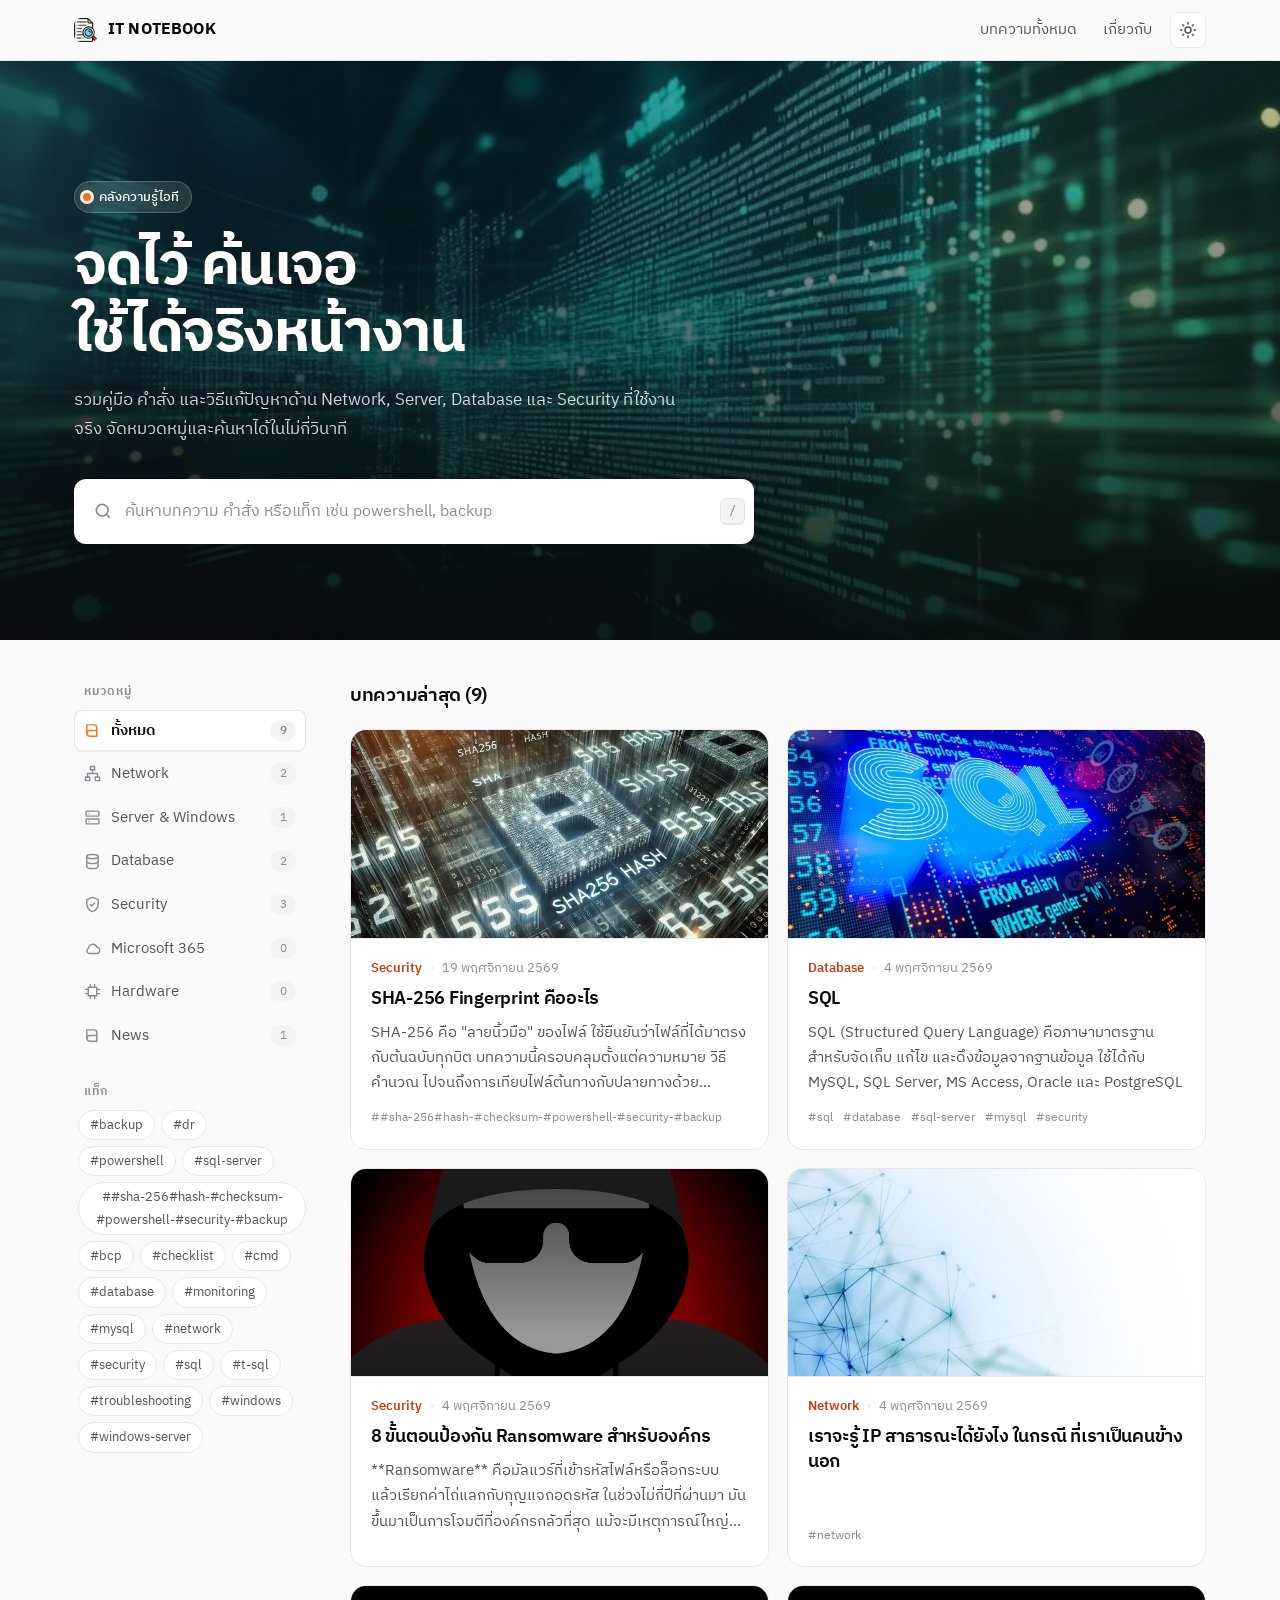
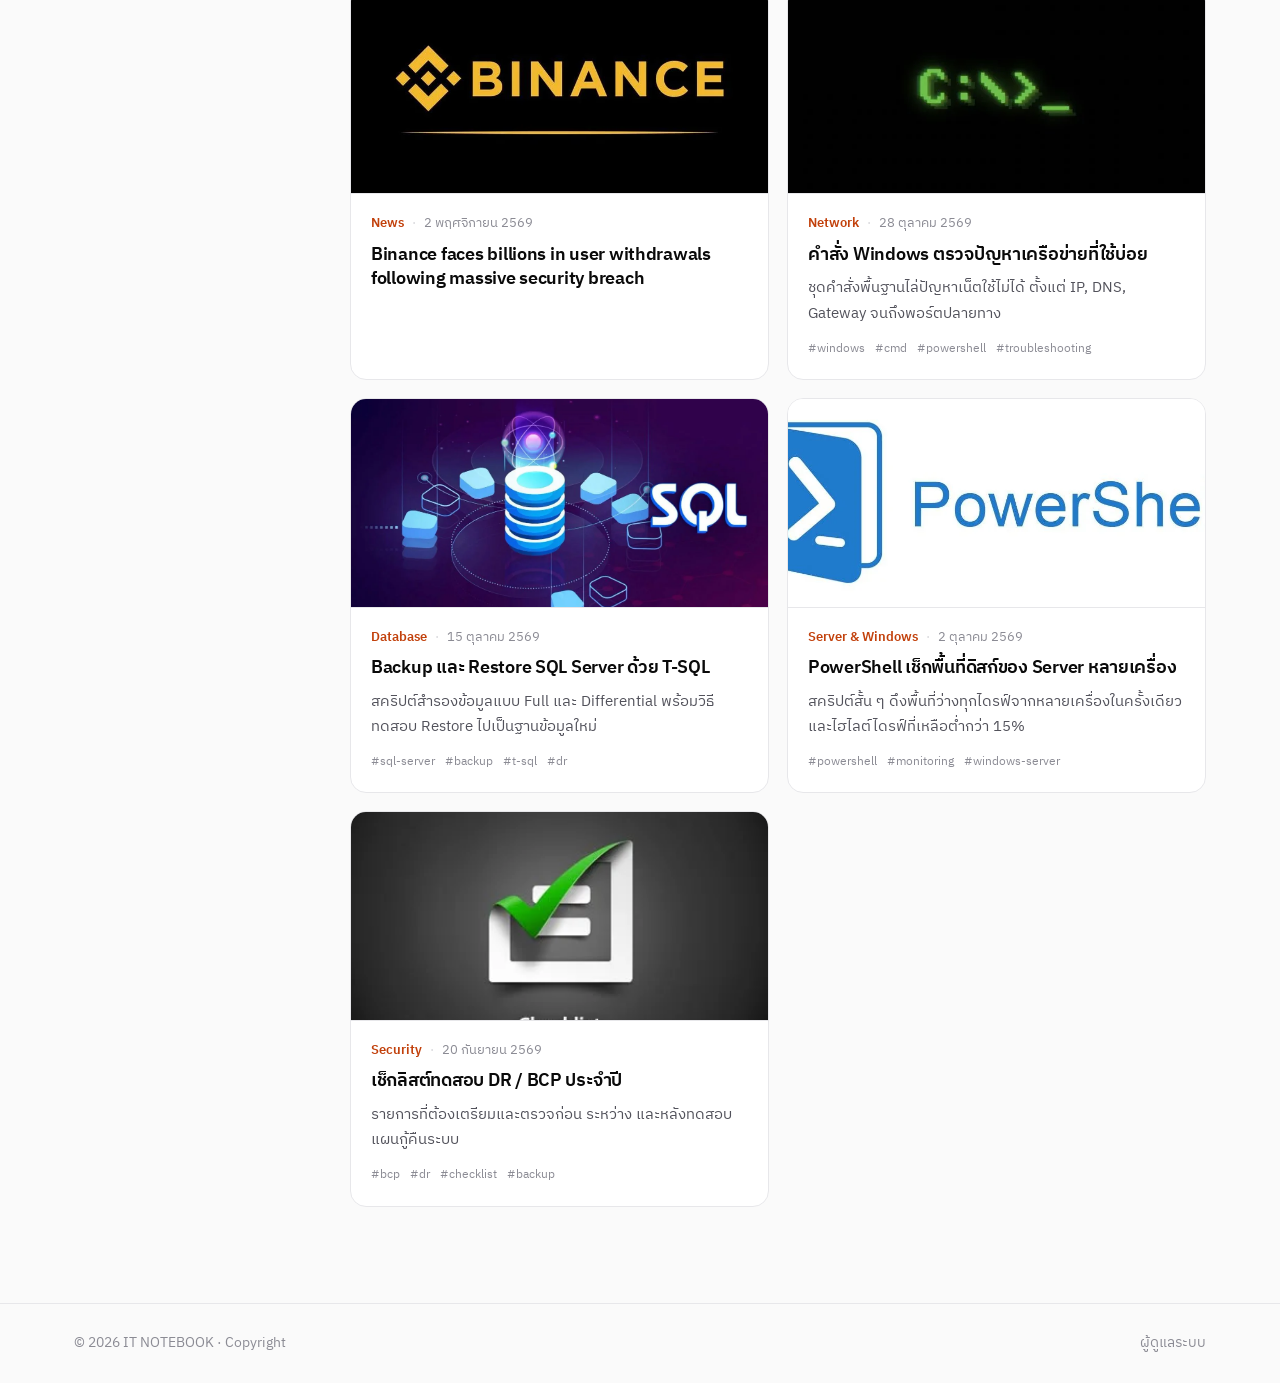
<file: index.html>
<!doctype html>
<html lang="th">
<head>
<meta charset="utf-8">
<meta name="viewport" content="width=device-width, initial-scale=1">
<!--link rel="icon" href="data:image/svg+xml,%3Csvg xmlns=%22http://www.w3.org/2000/svg%22 viewBox=%220 0 64 64%22%3E%3Crect width=%2264%22 height=%2264%22 rx=%2216%22 fill=%22%23f97316%22/%3E%3C/svg%3E"-->
<title>คลังความรู้ IT</title>
<meta name="theme-color" content="#fafafa">
<script>try{var t=localStorage.getItem("theme");if(t)document.documentElement.dataset.theme=t}catch(e){}</script>
<link rel="stylesheet" href="assets/style.css">
</head>
<body>
<header class="top">
  <div class="wrap">
    <a class="brand" href="./"><span class="mark"></span><span data-site="name"></span></a>
    <div class="top-r">
      <nav class="menu">
        <a href="./">บทความทั้งหมด</a>
        <a href="#about">เกี่ยวกับ</a>
      </nav>
      <button class="icon-btn" id="themeBtn" type="button" aria-label="สลับโหมดสว่าง/มืด" title="สลับโหมดสว่าง/มืด"><svg class="sun" viewBox="0 0 24 24" fill="none" stroke="currentColor" stroke-width="2" stroke-linecap="round"><circle cx="12" cy="12" r="4"/><path d="M12 2v2M12 20v2M4.9 4.9l1.4 1.4M17.7 17.7l1.4 1.4M2 12h2M20 12h2M4.9 19.1l1.4-1.4M17.7 6.3l1.4-1.4"/></svg><svg class="moon" viewBox="0 0 24 24" fill="none" stroke="currentColor" stroke-width="2" stroke-linecap="round" stroke-linejoin="round"><path d="M21 12.8A9 9 0 1 1 11.2 3a7 7 0 0 0 9.8 9.8z"/></svg></button>
    </div>
  </div>
</header>

<section class="hero">
  <div class="wrap">
    <div class="kicker" data-site="tagline"></div>
    <h1 data-site="heroTitle"></h1>
    <p data-site="heroText"></p>
    <div class="searchbar">
      <label class="box">
        <svg viewBox="0 0 24 24" fill="none" stroke="currentColor" stroke-width="2"><circle cx="11" cy="11" r="7"/><path d="m20 20-4-4"/></svg>
        <input id="q" type="search" placeholder="ค้นหาบทความ คำสั่ง หรือแท็ก เช่น powershell, backup" autocomplete="off" aria-label="ค้นหาบทความ">
        <kbd>/</kbd>
      </label>
    </div>
  </div>
</section>

<main class="home"><div class="wrap layout">
  <aside class="side">
    <div><h3>หมวดหมู่</h3><div class="cats" id="cats"></div></div>
    <div><h3>แท็ก</h3><div class="tags" id="tags"></div></div>
  </aside>
  <div>
    <div class="result-head"><h2 id="resultTitle">บทความล่าสุด</h2><button class="clear" id="clearBtn" hidden>ล้างตัวกรอง ✕</button></div>
    <div class="cards" id="cards"></div>
  </div>
</div></main>

<footer id="about"><div class="wrap"><span>© <span id="yr"></span> <span data-site="name"></span> · <span data-site="aboutText"></span></span><a href="admin.html">ผู้ดูแลระบบ</a></div></footer>

<script src="assets/common.js"></script>
<script src="assets/home.js"></script>
</body>
</html>
</file>
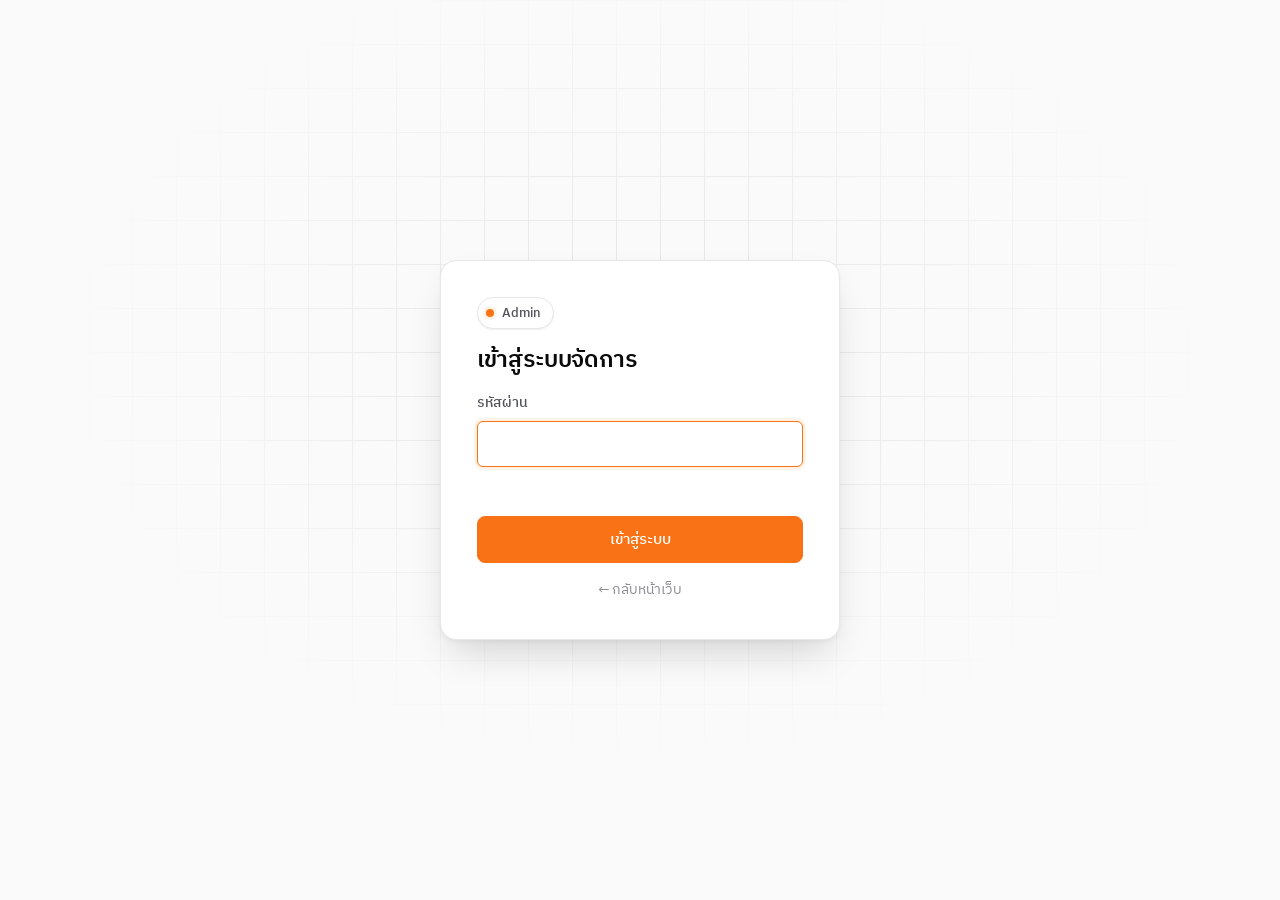
<file: admin.html>
<!doctype html>
<html lang="th">
<head>
<meta charset="utf-8">
<meta name="viewport" content="width=device-width, initial-scale=1">
<link rel="icon" href="data:image/svg+xml,%3Csvg xmlns=%22http://www.w3.org/2000/svg%22 viewBox=%220 0 64 64%22%3E%3Crect width=%2264%22 height=%2264%22 rx=%2216%22 fill=%22%23f97316%22/%3E%3C/svg%3E">
<meta name="robots" content="noindex,nofollow">
<title>ระบบจัดการคลังความรู้</title>
<script>try{var t=localStorage.getItem("theme");if(t)document.documentElement.dataset.theme=t}catch(e){}</script>
<link rel="stylesheet" href="assets/vendor/hljs.css">
<link rel="stylesheet" href="assets/style.css">
<style>
  body{background:var(--bg)}
  .login{min-height:100vh;display:grid;place-items:center;position:relative;overflow:hidden;padding:24px}
  .login::before{content:"";position:absolute;inset:0;background-image:linear-gradient(var(--line) 1px,transparent 1px),linear-gradient(90deg,var(--line) 1px,transparent 1px);background-size:44px 44px;mask-image:radial-gradient(ellipse 60% 60% at 50% 40%,#000 20%,transparent 75%);-webkit-mask-image:radial-gradient(ellipse 60% 60% at 50% 40%,#000 20%,transparent 75%)}
  .login form{position:relative;background:var(--surface);border:1px solid var(--line);border-radius:var(--r-lg);box-shadow:var(--shadow-lg);padding:36px;width:min(400px,100%);display:grid;gap:16px}
  .login h1{font-size:1.45rem}
  .login .kicker{margin-bottom:0;justify-self:start}
  .err{color:#dc2626;font-size:.88rem;min-height:1.2em}
  .app{display:none}
  .bar{position:sticky;top:0;z-index:20;background:color-mix(in srgb,var(--bg) 82%,transparent);backdrop-filter:saturate(180%) blur(12px);-webkit-backdrop-filter:saturate(180%) blur(12px);border-bottom:1px solid var(--line)}
  .bar .wrap{display:flex;align-items:center;justify-content:space-between;min-height:60px;gap:10px;max-width:1400px}
  .bar .acts{display:flex;gap:8px;flex-wrap:wrap;align-items:center}
  .bar .btn{padding:7px 14px;font-size:.88rem}
  .wide{max-width:1400px}
  .tabs{display:inline-flex;gap:2px;margin:24px 0 16px;flex-wrap:wrap;background:var(--surface-2);border:1px solid var(--line);padding:4px;border-radius:var(--r)}
  .tabs button{border:0;background:transparent;padding:7px 16px;cursor:pointer;font-size:.9rem;color:var(--soft);border-radius:var(--r-sm);transition:all .15s}
  .tabs button:hover{color:var(--text)}
  .tabs button.on{background:var(--surface);color:var(--text);font-weight:600;box-shadow:var(--shadow-sm),0 0 0 1px var(--line)}
  .pane{display:none;background:var(--surface);border:1px solid var(--line);border-radius:var(--r-lg);padding:28px;margin-bottom:48px;box-shadow:var(--shadow-sm)}
  .pane.on{display:block}
  .pane h2{font-size:1.25rem;margin-bottom:2px}
  .hint{color:var(--muted);font-size:.88rem;margin-bottom:18px}
  .fgrid{display:grid;grid-template-columns:1fr 1fr;gap:16px}
  .fgrid .full{grid-column:1/-1}
  .g4{display:grid;grid-template-columns:2fr 1.4fr 1fr 1fr;gap:16px}
  label{display:grid;gap:6px;font-size:.86rem;font-weight:500;color:var(--soft)}
  input,select,textarea{width:100%;padding:9px 12px;border:1px solid var(--line);background:var(--surface);color:var(--text);font:inherit;font-size:.95rem;font-weight:400;border-radius:var(--r-sm);transition:border-color .15s,box-shadow .15s}
  input:hover,select:hover,textarea:hover{border-color:var(--line-strong)}
  input:focus,select:focus,textarea:focus{outline:none;border-color:var(--accent);box-shadow:0 0 0 3px var(--accent-soft)}
  input[type=checkbox]{accent-color:var(--accent);width:16px;height:16px;box-shadow:none}
  .row{display:flex;gap:10px;align-items:center;flex-wrap:wrap}
  .row input[type=checkbox] + *,.row:has(> input[type=checkbox]){font-weight:400;color:var(--text)}
  .sp{flex:1}
  .lbtn{border:1px solid var(--line);background:var(--surface);padding:6px 13px;cursor:pointer;font-size:.86rem;color:var(--text);border-radius:var(--r-sm);text-decoration:none;white-space:nowrap;transition:all .15s;display:inline-flex;align-items:center;gap:6px}
  .lbtn:hover{border-color:var(--line-strong);background:var(--surface-2)}
  .lbtn:disabled{opacity:.4;cursor:default}
  .lbtn.del{color:#dc2626}
  .lbtn.del:hover{border-color:#fca5a5;background:color-mix(in srgb,#dc2626 8%,var(--surface))}
  .lbtn.pri{background:var(--text);border-color:var(--text);color:var(--bg)}
  .lbtn.pri:hover{opacity:.88;background:var(--text)}
  table.list{width:100%;border-collapse:separate;border-spacing:0;font-size:.93rem;border:1px solid var(--line);border-radius:var(--r);overflow:hidden}
  table.list th,table.list td{padding:11px 14px;border-bottom:1px solid var(--line);text-align:left;vertical-align:middle}
  table.list tr:last-child td{border-bottom:0}
  table.list th{font-weight:600;color:var(--muted);font-size:.78rem;letter-spacing:.04em;text-transform:uppercase;background:var(--surface-2)}
  table.list tr:hover td{background:var(--surface-2)}
  table.list td.t{font-weight:500}
  table.list td.t a{text-decoration:none}
  table.list td.t a:hover{color:var(--accent-ink)}
  .badge{font-size:.72rem;font-weight:600;padding:2px 8px;background:var(--accent-soft);color:var(--accent-ink);margin-left:8px;border-radius:999px;vertical-align:1px}
  .editor{display:none}
  .editor.on{display:block}
  .md-wrap{display:grid;grid-template-columns:1fr 1fr;border:1px solid var(--line);margin-top:6px;border-radius:var(--r);overflow:hidden}
  .toolbar{grid-column:1/-1;display:flex;gap:2px;flex-wrap:wrap;background:var(--surface-2);padding:6px;border-bottom:1px solid var(--line)}
  .toolbar button{background:transparent;border:0;color:var(--soft);font-size:.84rem;padding:5px 10px;cursor:pointer;min-width:32px;border-radius:6px;transition:all .12s}
  .toolbar button:hover{background:var(--surface);color:var(--text);box-shadow:var(--shadow-sm),0 0 0 1px var(--line)}
  .toolbar .sep{width:1px;background:var(--line-strong);margin:5px 6px}
  .toolbar .view{margin-left:auto;display:none}
  #mdInput{border:0;border-radius:0;min-height:560px;resize:vertical;font-family:var(--mono);font-size:.86rem;line-height:1.7;background:var(--surface);border-right:1px solid var(--line);box-shadow:none}
  #mdInput:focus{box-shadow:none}
  #mdInput.drag{outline:2px dashed var(--accent);outline-offset:-10px;background:var(--accent-soft)}
  #mdPreview{padding:24px 28px;max-height:640px;overflow:auto;background:var(--bg)}
  .cover-row{display:flex;gap:8px;align-items:center}
  .cover-row img{height:40px;width:64px;object-fit:cover;border:1px solid var(--line);border-radius:6px}
  .hero-ed{display:grid;grid-template-columns:minmax(0,1.2fr) 1fr;gap:24px;align-items:center;margin-bottom:24px;padding-bottom:24px;border-bottom:1px solid var(--line)}
  .hero-ed h3,.icon-ed h3{color:var(--text)}
  .icon-ed{display:grid;grid-template-columns:minmax(0,1.2fr) 1fr;gap:24px;align-items:center;margin-bottom:24px;padding-bottom:24px;border-bottom:1px solid var(--line)}
  .icon-prev{display:grid;grid-template-columns:auto 1fr;grid-template-rows:auto auto;gap:12px 18px;align-items:center;background:var(--surface-2);border:1px solid var(--line);border-radius:var(--r);padding:18px}
  #iconBig{width:88px;height:88px;border-radius:22px;grid-row:1/3;object-fit:cover;box-shadow:var(--shadow)}
  .icon-bar{display:flex;align-items:center;gap:10px;background:var(--surface);border:1px solid var(--line);border-radius:var(--r-sm);padding:10px 14px;font-weight:700;color:var(--text);min-width:0}
  .icon-bar img{width:24px;height:24px;border-radius:7px;object-fit:cover}
  .icon-bar b{overflow:hidden;text-overflow:ellipsis;white-space:nowrap}
  .icon-tab{display:flex;align-items:center;gap:8px;background:var(--surface);border:1px solid var(--line);border-radius:10px 10px 0 0;padding:7px 12px;font-size:.8rem;color:var(--soft);max-width:240px;min-width:0}
  .icon-tab img{width:16px;height:16px;border-radius:4px;object-fit:cover}
  .icon-tab span{flex:1;overflow:hidden;text-overflow:ellipsis;white-space:nowrap}
  .icon-tab i{font-style:normal;color:var(--muted)}
  .swatches{display:flex;gap:6px;flex-wrap:wrap}
  .swatches button{width:26px;height:26px;border-radius:50%;border:2px solid var(--surface);box-shadow:0 0 0 1px var(--line);cursor:pointer}
  .swatches button.on{box-shadow:0 0 0 2px var(--text)}
  .hero-prev{aspect-ratio:16/6;background:var(--surface-2);border:1px dashed var(--line-strong);border-radius:var(--r);color:var(--muted);display:grid;place-items:center;text-align:center;background-size:cover;background-position:center;font-size:.92rem}
  .hero-prev.has-cover{border-style:solid}
  .hero-prev.has-cover span{display:none}
  .cat-item{display:grid;grid-template-columns:1fr 1.4fr 1fr auto;gap:12px;align-items:end;padding:16px;border:1px solid var(--line);border-radius:var(--r);margin-bottom:10px;background:var(--surface)}
  .cat-item .ic{width:20px;height:20px;color:var(--accent);flex:0 0 auto}
  .toast{position:fixed;right:20px;bottom:20px;background:var(--text);color:var(--bg);padding:12px 18px;border-radius:var(--r);box-shadow:var(--shadow-lg);display:none;max-width:440px;z-index:99;font-size:.92rem}
  .dirty{background:var(--accent)!important;border-color:var(--accent)!important;color:#fff!important}
  .box{background:var(--surface-2);border:1px solid var(--line);padding:14px 16px;border-radius:var(--r);font-size:.9rem;margin:16px 0;color:var(--soft)}
  #fenceWarn{background:color-mix(in srgb,#dc2626 8%,var(--surface));border-color:color-mix(in srgb,#dc2626 35%,var(--line));color:var(--text)}
  .uploading{position:fixed;inset:0;background:color-mix(in srgb,var(--bg) 60%,transparent);backdrop-filter:blur(4px);display:none;place-items:center;z-index:98;color:var(--text);font-size:1.05rem;font-weight:500}
  @media(max-width:900px){
    .fgrid,.g4,.cat-item,.hero-ed,.icon-ed{grid-template-columns:1fr}
    .md-wrap{grid-template-columns:1fr}
    .toolbar .view{display:block}
    #mdPreview{display:none;max-height:none;min-height:560px}
    .md-wrap.preview #mdPreview{display:block}
    .md-wrap.preview #mdInput{display:none}
    .bar .wrap{padding:10px 16px;flex-direction:column;align-items:stretch}
    .pane{padding:20px}
    table.list .hide-m{display:none}
  }
</style>
</head>
<body>

<div class="login" id="loginView">
  <form id="loginForm">
    <div class="kicker">Admin</div>
    <h1>เข้าสู่ระบบจัดการ</h1>
    <label>รหัสผ่าน<input type="password" id="pw" autocomplete="current-password" required autofocus></label>
    <div class="err" id="loginErr"></div>
    <button class="btn accent" type="submit" id="loginBtn" style="width:100%">เข้าสู่ระบบ</button>
    <a href="./" style="font-size:.88rem;color:var(--muted);text-decoration:none;justify-self:center">← กลับหน้าเว็บ</a>
  </form>
</div>

<div class="app" id="appView">
  <div class="bar"><div class="wrap">
    <div class="brand"><span class="mark"></span>จัดการคลังความรู้</div>
    <div class="acts">
      <button class="btn accent" id="saveBtn">บันทึกขึ้น GitHub</button>
      <button class="btn ghost" id="dlBtn">ดาวน์โหลด data.json</button>
      <a class="btn ghost" href="./" target="_blank">ดูหน้าเว็บ ↗</a>
      <button class="btn ghost" id="logoutBtn">ออกจากระบบ</button>
      <button class="icon-btn" id="themeBtn" type="button" aria-label="สลับโหมดสว่าง/มืด" title="สลับโหมดสว่าง/มืด"><svg class="sun" viewBox="0 0 24 24" fill="none" stroke="currentColor" stroke-width="2" stroke-linecap="round"><circle cx="12" cy="12" r="4"/><path d="M12 2v2M12 20v2M4.9 4.9l1.4 1.4M17.7 17.7l1.4 1.4M2 12h2M20 12h2M4.9 19.1l1.4-1.4M17.7 6.3l1.4-1.4"/></svg><svg class="moon" viewBox="0 0 24 24" fill="none" stroke="currentColor" stroke-width="2" stroke-linecap="round" stroke-linejoin="round"><path d="M21 12.8A9 9 0 1 1 11.2 3a7 7 0 0 0 9.8 9.8z"/></svg></button>
    </div>
  </div></div>

  <div class="wrap wide">
    <div><div class="tabs" id="tabs">
      <button data-t="posts" class="on">บทความ</button>
      <button data-t="cats">หมวดหมู่</button>
      <button data-t="site">ข้อมูลเว็บ</button>
      <button data-t="github">ตั้งค่า GitHub</button>
      <button data-t="pass">เปลี่ยนรหัสผ่าน</button>
    </div></div>

    <!-- บทความ -->
    <div class="pane on" id="p-posts">
      <div id="postListView">
        <div class="row" style="margin-bottom:16px">
          <div><h2>บทความ</h2><p class="hint" style="margin:0">คลิกชื่อบทความเพื่อแก้ไข · ติ๊ก "ฉบับร่าง" เพื่อซ่อนจากหน้าเว็บ</p></div>
          <span class="sp"></span>
          <input id="postSearch" placeholder="ค้นหาในรายการ..." style="max-width:260px">
          <button class="btn" id="addPost">+ เขียนบทความใหม่</button>
        </div>
        <table class="list"><thead><tr><th>หัวข้อ</th><th class="hide-m">หมวด</th><th class="hide-m">วันที่</th><th></th></tr></thead><tbody id="postRows"></tbody></table>
      </div>

      <div class="editor" id="editorView">
        <div class="row" style="margin-bottom:18px">
          <button class="lbtn" id="backBtn">← กลับไปรายการ</button>
          <span class="sp"></span>
          <a class="lbtn" id="viewLive" target="_blank">เปิดหน้าบทความจริง ↗</a>
          <button class="lbtn del" id="delPost">ลบบทความ</button>
        </div>
        <div class="fgrid">
          <label class="full">หัวข้อ<input data-f="title" id="fTitle"></label>
        </div>
        <div class="g4" style="margin-top:14px">
          <label>Slug (ส่วนท้ายของลิงก์ ใช้ a-z 0-9 -)<input data-f="slug" id="fSlug"></label>
          <label>หมวดหมู่<select data-f="category" id="fCat"></select></label>
          <label>วันที่<input type="date" data-f="date"></label>
          <label style="align-content:end"><span class="row" style="padding:10px 0"><input type="checkbox" data-f="draft" style="width:auto"> ฉบับร่าง (ยังไม่แสดง)</span></label>
        </div>
        <div class="fgrid" style="margin-top:14px">
          <label>แท็ก (คั่นด้วยเครื่องหมายจุลภาค ,)<input data-f="tags" placeholder="เช่น powershell, backup, windows"></label>
          <label>รูปปก — แสดงในการ์ดหน้าแรก และเป็นแบนเนอร์บนหน้าบทความ
            <span class="cover-row"><input data-f="cover" placeholder="images/....webp"><button type="button" class="lbtn" id="coverUp">อัปโหลด</button><button type="button" class="lbtn del" id="coverDel" hidden>ลบ</button><img id="coverPrev" hidden alt=""></span>
          </label>
          <label class="full">ข้อความย่อ (แสดงในการ์ดหน้าแรก)<textarea data-f="excerpt" rows="2"></textarea></label>
        </div>
        <label style="margin-top:16px">เนื้อหา (Markdown) — วางรูปด้วย Ctrl+V หรือลากไฟล์รูป / PDF มาวางได้</label>
        <div class="box" id="fenceWarn" hidden style="margin:8px 0">⚠️ มีบล็อกโค้ดที่เปิด ``` แต่ยังไม่ได้ปิด เนื้อหาส่วนท้ายทั้งหมดจะกลายเป็นโค้ด ให้เพิ่ม ``` ปิดท้ายบล็อก</div>
        <div class="md-wrap" id="mdWrap">
          <div class="toolbar" id="toolbar">
            <button data-md="h2" title="หัวข้อใหญ่">H2</button><button data-md="h3" title="หัวข้อย่อย">H3</button>
            <span class="sep"></span>
            <button data-md="bold" title="ตัวหนา"><b>B</b></button><button data-md="italic" title="ตัวเอียง"><i>I</i></button><button data-md="code" title="โค้ดในบรรทัด">`code`</button>
            <span class="sep"></span>
            <button data-md="ul" title="รายการ">• รายการ</button><button data-md="ol" title="รายการตัวเลข">1. ลำดับ</button><button data-md="task" title="เช็กลิสต์">☑ เช็กลิสต์</button>
            <span class="sep"></span>
            <button data-md="block" title="บล็อกโค้ด">{ } บล็อกโค้ด</button><button data-md="table" title="ตาราง">ตาราง</button><button data-md="quote" title="กล่องข้อความ">❝ Tip</button><button data-md="link" title="ลิงก์">ลิงก์</button><button data-md="img" title="แทรกรูป">🖼 รูป</button><button data-md="pdf" title="แนบไฟล์ PDF">📄 PDF</button>
            <button class="view" data-md="toggle">ดูตัวอย่าง</button>
          </div>
          <textarea id="mdInput" spellcheck="false"></textarea>
          <div id="mdPreview" class="md"></div>
        </div>
      </div>
    </div>

    <!-- หมวดหมู่ -->
    <div class="pane" id="p-cats">
      <div class="row" style="margin-bottom:16px"><div><h2>หมวดหมู่</h2><p class="hint" style="margin:0">เปลี่ยน ID แล้วบทความในหมวดจะย้ายตามให้อัตโนมัติ · ลบได้เฉพาะหมวดที่ไม่มีบทความ</p></div><span class="sp"></span><button class="btn" id="addCat">+ เพิ่มหมวด</button></div>
      <div id="catEd"></div>
    </div>

    <!-- ข้อมูลเว็บ -->
    <div class="pane" id="p-site">
      <h2>ข้อมูลเว็บไซต์</h2><p class="hint">ชื่อเว็บ ข้อความหน้าแรก และข้อความท้ายเว็บ</p>
      <div class="hero-ed">
        <div class="hero-prev" id="heroPrev"><span>ยังไม่มีรูปหน้าปก<br><small>ใช้พื้นหลังลายเรขาคณิตแบบเดิม</small></span></div>
        <div><h3 style="font-size:1.05rem">รูปหน้าปก (พื้นหลังหน้าแรก)</h3>
          <p class="hint" style="margin:4px 0 12px">แนะนำรูปแนวนอน กว้างอย่างน้อย 1600px · ระบบจะปรับให้ตัวหนังสืออ่านง่ายด้วยชั้นสีเข้มอัตโนมัติ</p>
          <div class="row"><button class="lbtn pri" type="button" id="heroUp">อัปโหลดรูปหน้าปก</button><button class="lbtn del" type="button" id="heroDel" hidden>ลบรูปหน้าปก</button></div>
          <input id="heroPath" placeholder="images/....webp" style="margin-top:10px"></div>
      </div>
      <div class="icon-ed">
        <div class="icon-prev">
          <img id="iconBig" alt="">
          <div class="icon-bar"><img id="iconSmall" alt=""><b id="iconName"></b></div>
          <div class="icon-tab"><img id="iconFav" alt=""><span id="iconTabName"></span><i>×</i></div>
        </div>
        <div>
          <h3 style="font-size:1.05rem">ไอคอนเว็บ (โลโก้บนหัวเว็บ + favicon บนแท็บเบราว์เซอร์)</h3>
          <p class="hint" style="margin:4px 0 14px">เลือกได้ 2 แบบ: อัปโหลดรูป (ระบบตัดเป็นสี่เหลี่ยมจัตุรัสให้) หรือใช้ตัวอักษร / อีโมจิ บนพื้นสี</p>
          <div class="row"><button class="lbtn pri" type="button" id="iconUp">อัปโหลดรูปไอคอน</button><button class="lbtn del" type="button" id="iconDel" hidden>ลบรูป ใช้ตัวอักษรแทน</button></div>
          <div class="fgrid" style="margin-top:14px" id="iconTextEd">
            <label>ตัวอักษร / อีโมจิ (ไม่เกิน 2 ตัว · เว้นว่าง = ไอคอนเริ่มต้น)<input id="iconText" maxlength="4" placeholder="เช่น IT, A, 💻, ⚡"></label>
            <label>สีพื้น<span class="row" style="flex-wrap:nowrap"><input type="color" id="iconColor" style="width:46px;height:40px;padding:3px;flex:0 0 auto"><span class="swatches" id="swatches"></span></span></label>
          </div>
        </div>
      </div>
      <div class="fgrid" id="siteForm"></div>
    </div>

    <!-- GitHub -->
    <div class="pane" id="p-github">
      <h2>ตั้งค่าการบันทึกขึ้น GitHub</h2>
      <p class="hint">ใช้ทั้งการบันทึก data.json และการอัปโหลดรูปเข้าโฟลเดอร์ images/ ของ repo</p>
      <div class="fgrid">
        <label>GitHub username<input id="ghOwner" placeholder="เช่น agonanthaphop"></label>
        <label>Repository<input id="ghRepo" placeholder="เช่น Site"></label>
        <label>Branch<input id="ghBranch" value="main"></label>
        <label>Path ของไฟล์ข้อมูล<input id="ghPath" value="data.json"></label>
        <label class="full">Personal Access Token (fine-grained)<input id="ghToken" type="password" placeholder="github_pat_..."></label>
        <label class="full"><span class="row"><input type="checkbox" id="ghRemember" style="width:auto"> จำ token ไว้ในเบราว์เซอร์นี้ (ใช้เฉพาะเครื่องส่วนตัวเท่านั้น)</span></label>
      </div>
      <p class="row" style="margin-top:16px"><button class="btn dark" id="ghSaveCfg">บันทึกการตั้งค่า</button><button class="lbtn" id="ghTest">ทดสอบการเชื่อมต่อ</button></p>
      <div class="box">Token ต้องเลือก repo นี้ และมีสิทธิ์ <b>Contents: Read and write</b> · อย่าใส่ token ลงในไฟล์ใด ๆ ใน repo</div>
    </div>

    <!-- รหัสผ่าน -->
    <div class="pane" id="p-pass">
      <h2>เปลี่ยนรหัสผ่านหน้าจัดการ</h2>
      <p class="hint">เก็บเป็นค่า hash (PBKDF2-SHA256) ใน data.json · เปลี่ยนแล้วต้องกด "บันทึกขึ้น GitHub" ด้วย</p>
      <div class="fgrid">
        <label>รหัสผ่านใหม่ (อย่างน้อย 8 ตัวอักษร)<input type="password" id="np1" autocomplete="new-password"></label>
        <label>ยืนยันรหัสผ่านใหม่<input type="password" id="np2" autocomplete="new-password"></label>
      </div>
      <p style="margin-top:16px"><button class="btn dark" id="changePw">เปลี่ยนรหัสผ่าน</button></p>
    </div>
  </div>
</div>

<input type="file" id="fileIn" hidden>
<div class="uploading" id="uploading">กำลังอัปโหลด...</div>
<div class="toast" id="toast"></div>

<script src="assets/vendor/marked.min.js"></script>
<script src="assets/vendor/purify.min.js"></script>
<script src="assets/vendor/highlight.min.js"></script>
<script src="assets/common.js"></script>
<script>
const $ = id => document.getElementById(id);
let DATA = null, dirty = false, CUR = null;       // CUR = บทความที่กำลังแก้
const IMG_MAP = {};                                // path → objectURL ให้พรีวิวรูป/PDF ที่เพิ่งอัปโหลดได้ทันที

function toast(msg, ms = 3500){ const t = $('toast'); t.textContent = msg; t.style.display = 'block'; clearTimeout(t._h); t._h = setTimeout(() => t.style.display = 'none', ms); }
function markDirty(){ dirty = true; $('saveBtn').classList.add('dirty'); $('saveBtn').textContent = 'บันทึกขึ้น GitHub •'; }
function clearDirty(){ dirty = false; $('saveBtn').classList.remove('dirty'); $('saveBtn').textContent = 'บันทึกขึ้น GitHub'; }
window.addEventListener('beforeunload', e => { if (dirty) { e.preventDefault(); e.returnValue = ''; } });

// ================= รหัสผ่าน =================
const hex = buf => [...new Uint8Array(buf)].map(b => b.toString(16).padStart(2, '0')).join('');
async function pbkdf2(pw, salt, iter){
  const key = await crypto.subtle.importKey('raw', new TextEncoder().encode(pw), 'PBKDF2', false, ['deriveBits']);
  return hex(await crypto.subtle.deriveBits({name:'PBKDF2', hash:'SHA-256', salt:new TextEncoder().encode(salt), iterations:iter}, key, 256));
}
$('loginForm').addEventListener('submit', async e => {
  e.preventDefault();
  const lock = +sessionStorage.getItem('lockUntil') || 0;
  if (Date.now() < lock) { $('loginErr').textContent = `ลองผิดหลายครั้ง กรุณารอ ${Math.ceil((lock - Date.now()) / 1000)} วินาที`; return; }
  $('loginBtn').disabled = true; $('loginErr').textContent = 'กำลังตรวจสอบ...';
  try {
    DATA = DATA || await loadData();
    const a = DATA.admin;
    if (await pbkdf2($('pw').value, a.salt, a.iterations) === a.hash) {
      sessionStorage.setItem('authed', a.hash); sessionStorage.removeItem('fails'); $('pw').value = ''; showApp();
    } else {
      const f = (+sessionStorage.getItem('fails') || 0) + 1; sessionStorage.setItem('fails', f);
      if (f >= 5) { sessionStorage.setItem('lockUntil', Date.now() + 60000); sessionStorage.setItem('fails', 0); }
      $('loginErr').textContent = 'รหัสผ่านไม่ถูกต้อง';
    }
  } catch (err) { $('loginErr').textContent = err.message + ' (ต้องเปิดผ่านเว็บเซิร์ฟเวอร์)'; }
  $('loginBtn').disabled = false;
});
$('logoutBtn').onclick = () => {
  if (dirty && !confirm('ยังมีการแก้ไขที่ยังไม่ได้บันทึก ต้องการออกหรือไม่?')) return;
  dirty = false; sessionStorage.removeItem('authed'); sessionStorage.removeItem('ghToken'); location.reload();
};
$('changePw').onclick = async () => {
  const p1 = $('np1').value, p2 = $('np2').value;
  if (p1.length < 8) return toast('รหัสผ่านต้องมีอย่างน้อย 8 ตัวอักษร');
  if (p1 !== p2) return toast('รหัสผ่านทั้งสองช่องไม่ตรงกัน');
  const salt = hex(crypto.getRandomValues(new Uint8Array(16))), iterations = 150000;
  DATA.admin = {salt, iterations, hash: await pbkdf2(p1, salt, iterations)};
  sessionStorage.setItem('authed', DATA.admin.hash);
  $('np1').value = $('np2').value = ''; markDirty();
  toast('เปลี่ยนรหัสผ่านแล้ว กด "บันทึกขึ้น GitHub" เพื่อให้มีผล', 6000);
};

// ================= แท็บ =================
function openTab(t){
  document.querySelectorAll('#tabs button').forEach(b => b.classList.toggle('on', b.dataset.t === t));
  document.querySelectorAll('.pane').forEach(p => p.classList.toggle('on', p.id === 'p-' + t));
  if (t === 'posts' && !CUR) renderPostList();
  if (t === 'cats') renderCats();
}
$('tabs').onclick = e => { if (e.target.dataset.t) openTab(e.target.dataset.t); };

// ================= รายการบทความ =================
function renderPostList(){
  const q = $('postSearch').value.trim().toLowerCase();
  const rows = sortPosts(DATA.posts).filter(p => !q || (p.title + ' ' + (p.tags || []).join(' ')).toLowerCase().includes(q));
  $('postRows').innerHTML = rows.map(p => `<tr>
    <td class="t"><a href="#" data-edit="${esc(p.id)}">${esc(p.title)}</a>${p.draft ? '<span class="badge">ฉบับร่าง</span>' : ''}</td>
    <td class="hide-m">${esc(catOf(DATA, p.category).name)}</td>
    <td class="hide-m">${esc(thDate(p.date))}</td>
    <td style="text-align:right;white-space:nowrap"><button class="lbtn" data-edit="${esc(p.id)}">แก้ไข</button></td></tr>`).join('')
    || '<tr><td colspan="4" style="color:var(--muted)">ยังไม่มีบทความ</td></tr>';
}
$('postSearch').oninput = renderPostList;
$('postRows').onclick = e => { const id = e.target.closest('[data-edit]')?.dataset.edit; if (id) { e.preventDefault(); openEditor(DATA.posts.find(p => p.id === id)); } };
$('addPost').onclick = () => {
  const p = {id:'p' + Date.now(), slug:'', title:'', category:(DATA.categories[0] || {}).id || '', tags:[], date:new Date().toISOString().slice(0, 10), cover:'', excerpt:'', body:NEW_BODY, draft:true};
  DATA.posts.unshift(p); markDirty(); openEditor(p); $('fTitle').focus();
};

// ================= ตัวแก้ไขบทความ =================
const slugify = s => String(s).toLowerCase().normalize('NFKD').replace(/[^\w\s-]/g, '').trim().replace(/[\s_]+/g, '-').replace(/-+/g, '-').replace(/^-|-$/g, '');
function uniqueSlug(base, id){
  let s = base || 'post-' + Date.now().toString(36), n = 2;
  while (DATA.posts.some(p => p.slug === s && p.id !== id)) s = `${base}-${n++}`;
  return s;
}
function openEditor(p){
  CUR = p;
  $('postListView').style.display = 'none'; $('editorView').classList.add('on');
  $('fCat').innerHTML = DATA.categories.map(c => `<option value="${esc(c.id)}">${esc(c.name)}</option>`).join('');
  document.querySelectorAll('#editorView [data-f]').forEach(el => {
    const f = el.dataset.f, v = p[f];
    if (el.type === 'checkbox') el.checked = !!v;
    else el.value = f === 'tags' ? (v || []).join(', ') : (v ?? '');
  });
  $('mdInput').value = p.body || '';
  $('fSlug').dataset.auto = p.slug ? '' : '1';
  updateCoverPrev(); updatePreview(); updateLiveLink();
  window.scrollTo(0, 0);
}
const NEW_BODY = '## หัวข้อแรก\n\nเขียนเนื้อหาที่นี่...\n';
// บทความใหม่ที่ยังไม่ได้เขียนอะไรเลย = ถูกทิ้ง ลบออกให้อัตโนมัติ
const isBlankPost = p => !p.title.trim() && !p.cover && !(p.excerpt || '').trim() && (!(p.body || '').trim() || p.body === NEW_BODY);
function closeEditor(){
  if (CUR && isBlankPost(CUR)) DATA.posts = DATA.posts.filter(p => p !== CUR);
  if (CUR && !CUR.slug) CUR.slug = uniqueSlug(slugify(CUR.title), CUR.id);
  CUR = null; $('editorView').classList.remove('on'); $('postListView').style.display = ''; renderPostList();
}
$('backBtn').onclick = closeEditor;
$('delPost').onclick = () => {
  if (!confirm(`ลบบทความ "${CUR.title || '(ไม่มีชื่อ)'}" ?`)) return;
  DATA.posts = DATA.posts.filter(p => p !== CUR); CUR = null; markDirty(); closeEditor();
};
$('editorView').addEventListener('input', e => {
  const el = e.target, f = el.dataset.f; if (!CUR || !f) return;
  if (el.type === 'checkbox') CUR[f] = el.checked;
  else if (f === 'tags') CUR.tags = el.value.split(',').map(t => t.trim().toLowerCase().replace(/\s+/g, '-')).filter(Boolean);
  else CUR[f] = el.value;
  if (f === 'title' && $('fSlug').dataset.auto) { CUR.slug = uniqueSlug(slugify(el.value), CUR.id); $('fSlug').value = CUR.slug; }
  if (f === 'slug') { $('fSlug').dataset.auto = ''; }
  if (f === 'cover') updateCoverPrev();
  if (f === 'slug' || f === 'title') updateLiveLink();
  markDirty();
});
$('fSlug').addEventListener('change', e => { CUR.slug = uniqueSlug(slugify(e.target.value), CUR.id); e.target.value = CUR.slug; updateLiveLink(); });
function updateLiveLink(){ $('viewLive').href = 'post.html?p=' + encodeURIComponent(CUR.slug || ''); }
function updateCoverPrev(){ const c = CUR.cover; $('coverPrev').hidden = $('coverDel').hidden = !c; if (c) $('coverPrev').src = IMG_MAP[c] || c; }

let pt; $('mdInput').addEventListener('input', () => { CUR.body = $('mdInput').value; markDirty(); clearTimeout(pt); pt = setTimeout(updatePreview, 200); });
function updatePreview(){
  $('mdPreview').innerHTML = renderMarkdown(CUR.body); enhance($('mdPreview'), IMG_MAP);
  const fences = (String(CUR.body || '').match(/^\s*(```|~~~)/gm) || []).length;
  $('fenceWarn').hidden = fences % 2 === 0;
}

// แถบเครื่องมือ Markdown
function wrapSel(before, after = before, placeholder = 'ข้อความ'){
  const ta = $('mdInput'), s = ta.selectionStart, e = ta.selectionEnd, sel = ta.value.slice(s, e) || placeholder;
  ta.setRangeText(before + sel + after, s, e, 'end');
  ta.setSelectionRange(s + before.length, s + before.length + sel.length); ta.focus(); ta.dispatchEvent(new Event('input'));
}
function insertBlock(text, selectFrom, selectLen){
  const ta = $('mdInput'), s = ta.selectionStart, v = ta.value;
  const pre = s > 0 && v[s - 1] !== '\n' ? '\n\n' : (s > 1 && v[s - 2] !== '\n' ? '\n' : '');
  ta.setRangeText(pre + text + '\n', s, ta.selectionEnd, 'end');
  if (selectFrom != null) ta.setSelectionRange(s + pre.length + selectFrom, s + pre.length + selectFrom + selectLen);
  ta.focus(); ta.dispatchEvent(new Event('input'));
}
function prefixLines(prefix){
  const ta = $('mdInput'), v = ta.value, s = v.lastIndexOf('\n', ta.selectionStart - 1) + 1, e = ta.selectionEnd;
  const block = v.slice(s, e) || 'รายการ';
  ta.setRangeText(block.split('\n').map((l, i) => (typeof prefix === 'function' ? prefix(i) : prefix) + l).join('\n'), s, e, 'end');
  ta.focus(); ta.dispatchEvent(new Event('input'));
}
$('toolbar').onclick = e => {
  const a = e.target.closest('[data-md]')?.dataset.md; if (!a) return;
  ({
    h2: () => prefixLines('## '), h3: () => prefixLines('### '),
    bold: () => wrapSel('**'), italic: () => wrapSel('*'), code: () => wrapSel('`', '`', 'command'),
    ul: () => prefixLines('- '), ol: () => prefixLines(i => `${i + 1}. `), task: () => prefixLines('- [ ] '),
    quote: () => prefixLines('> '),
    block: () => { const lang = prompt('ภาษาของโค้ด (เช่น powershell, sql, bash, cmd, json) เว้นว่างได้', 'powershell'); if (lang === null) return; insertBlock('```' + lang.trim() + '\nวางโค้ดที่นี่\n```', 4 + lang.trim().length, 12); },
    table: () => insertBlock('| หัวข้อ 1 | หัวข้อ 2 | หัวข้อ 3 |\n|---|---|---|\n| ข้อมูล | ข้อมูล | ข้อมูล |\n| ข้อมูล | ข้อมูล | ข้อมูล |'),
    link: () => { const url = prompt('URL ของลิงก์', 'https://'); if (url) wrapSel('[', `](${url})`, 'ข้อความลิงก์'); },
    img: () => pickImage(path => insertImage(path)),
    pdf: () => pickPdf(),
    toggle: () => { const w = $('mdWrap'); w.classList.toggle('preview'); e.target.textContent = w.classList.contains('preview') ? 'แก้ไข' : 'ดูตัวอย่าง'; }
  })[a]?.();
};
$('mdInput').addEventListener('keydown', e => {
  if (e.key === 'Tab') { e.preventDefault(); $('mdInput').setRangeText('  ', $('mdInput').selectionStart, $('mdInput').selectionEnd, 'end'); }
  if ((e.ctrlKey || e.metaKey) && e.key.toLowerCase() === 'b') { e.preventDefault(); wrapSel('**'); }
  if ((e.ctrlKey || e.metaKey) && e.key.toLowerCase() === 's') { e.preventDefault(); $('saveBtn').click(); }
});
document.addEventListener('keydown', e => { if ((e.ctrlKey || e.metaKey) && e.key.toLowerCase() === 's' && e.target.id !== 'mdInput') { e.preventDefault(); $('saveBtn').click(); } });

// ================= รูปภาพ / PDF =================
function insertImage(path, alt = 'รูปประกอบ'){ insertBlock(`![${alt}](${path})`); }
function insertPdf(f){ insertBlock(`[📄 ${f.name.replace(/[\[\]]/g, '')}](${f.path} "${f.size}")`); }
const fmtSize = n => n >= 1048576 ? (n / 1048576).toFixed(1) + ' MB' : Math.max(1, Math.round(n / 1024)) + ' KB';
const isPdfFile = f => f.type === 'application/pdf' || /\.pdf$/i.test(f.name);
let pickCb = null;
function pickFile(accept, cb){ pickCb = cb; $('fileIn').accept = accept; $('fileIn').value = ''; $('fileIn').click(); }
const pickImage = (cb, maxW) => pickFile('image/*', async f => { const p = await uploadImage(f, maxW); if (p) cb(p); });
const pickPdf = () => pickFile('application/pdf,.pdf', async f => { const r = await uploadPdf(f); if (r) insertPdf(r); });
$('fileIn').onchange = () => { const f = $('fileIn').files[0]; if (f && pickCb) pickCb(f); };
$('coverUp').onclick = () => pickImage(path => { CUR.cover = path; document.querySelector('[data-f=cover]').value = path; updateCoverPrev(); markDirty(); });
$('coverDel').onclick = () => { CUR.cover = ''; document.querySelector('[data-f=cover]').value = ''; updateCoverPrev(); markDirty(); };

async function handleFiles(files){
  for (const f of files) {
    if (isPdfFile(f)) { const r = await uploadPdf(f); if (r) insertPdf(r); }
    else if (f.type.startsWith('image/')) { const p = await uploadImage(f); if (p) insertImage(p); }
  }
}
const usable = list => [...(list || [])].filter(f => isPdfFile(f) || f.type.startsWith('image/'));
$('mdInput').addEventListener('paste', e => { const fs = usable(e.clipboardData?.files); if (fs.length) { e.preventDefault(); handleFiles(fs); } });
$('mdInput').addEventListener('dragover', e => { e.preventDefault(); $('mdInput').classList.add('drag'); });
$('mdInput').addEventListener('dragleave', () => $('mdInput').classList.remove('drag'));
$('mdInput').addEventListener('drop', e => {
  $('mdInput').classList.remove('drag');
  const fs = usable(e.dataTransfer?.files); if (!fs.length) return;
  e.preventDefault(); handleFiles(fs);
});

// ย่อรูปให้กว้างไม่เกิน maxW และแปลงเป็น WebP เพื่อให้เว็บโหลดเร็ว (GIF/SVG คงไฟล์เดิม)
async function compress(file, maxW = 1600){
  if (/gif|svg/.test(file.type)) return {blob:file, ext:file.type.includes('svg') ? 'svg' : 'gif'};
  const bmp = await createImageBitmap(file), scale = Math.min(1, maxW / bmp.width);
  const c = document.createElement('canvas'); c.width = Math.round(bmp.width * scale); c.height = Math.round(bmp.height * scale);
  c.getContext('2d').drawImage(bmp, 0, 0, c.width, c.height);
  let blob = await new Promise(r => c.toBlob(r, 'image/webp', .85));
  if (!blob || blob.type !== 'image/webp') blob = await new Promise(r => c.toBlob(r, 'image/jpeg', .85));
  return {blob, ext: blob.type === 'image/webp' ? 'webp' : 'jpg'};
}
const stamp = () => new Date().toISOString().slice(0, 10).replace(/-/g, '') + '-' + Math.random().toString(36).slice(2, 8);
const toB64 = blob => new Promise((res, rej) => { const fr = new FileReader(); fr.onload = () => res(fr.result.split(',')[1]); fr.onerror = rej; fr.readAsDataURL(blob); });
function needCfg(){
  const c = getCfg();
  if (!c.owner || !c.repo || !c.token) { toast('ต้องตั้งค่า GitHub ก่อนจึงจะอัปโหลดไฟล์ได้ (แท็บ "ตั้งค่า GitHub")', 6000); return null; }
  return c;
}
async function putFile(c, path, blob, label){
  $('uploading').textContent = `กำลังอัปโหลด${label} (${fmtSize(blob.size)})...`; $('uploading').style.display = 'grid';
  try {
    await gh(c, path, 'PUT', {message:`Upload ${path}`, content:await toB64(blob), branch:c.branch});
    IMG_MAP[path] = URL.createObjectURL(blob);
    return true;
  } finally { $('uploading').style.display = 'none'; }
}
async function uploadImage(file, maxW = 1600){
  const c = needCfg(); if (!c) return null;
  if (file.size > 20 * 1024 * 1024) { toast('ไฟล์รูปใหญ่เกิน 20 MB'); return null; }
  try {
    const {blob, ext} = await compress(file, maxW);
    if (blob.size > 10 * 1024 * 1024) throw new Error('รูปหลังย่อยังใหญ่เกิน 10 MB');
    const path = `images/${stamp()}.${ext}`;
    await putFile(c, path, blob, 'รูป');
    toast(`อัปโหลดรูปแล้ว ✓ (${fmtSize(blob.size)}) อย่าลืมกดบันทึกขึ้น GitHub`, 5000);
    return path;
  } catch (e) { toast('อัปโหลดรูปไม่สำเร็จ: ' + e.message, 8000); return null; }
}
// PDF เก็บไฟล์จริงไว้ในโฟลเดอร์ files/ (ไม่บีบอัด) จำกัด 25 MB ต่อไฟล์
async function uploadPdf(file){
  const c = needCfg(); if (!c) return null;
  if (!isPdfFile(file)) { toast('รองรับเฉพาะไฟล์ .pdf'); return null; }
  if (file.size > 25 * 1024 * 1024) { toast(`ไฟล์ใหญ่ ${fmtSize(file.size)} เกินขีดจำกัด 25 MB ให้บีบอัด PDF ก่อน`, 7000); return null; }
  try {
    const head = new Uint8Array(await file.slice(0, 5).arrayBuffer());
    if (String.fromCharCode(...head) !== '%PDF-') throw new Error('ไฟล์นี้ไม่ใช่ PDF ที่ถูกต้อง');
    const base = slugify(file.name.replace(/\.pdf$/i, '')).slice(0, 50);
    const path = `files/${stamp()}${base ? '-' + base : ''}.pdf`;
    await putFile(c, path, new Blob([file], {type:'application/pdf'}), ' PDF');
    toast(`อัปโหลด PDF แล้ว ✓ (${fmtSize(file.size)}) อย่าลืมกดบันทึกขึ้น GitHub`, 5000);
    return {path, name:file.name, size:fmtSize(file.size)};
  } catch (e) { toast('อัปโหลด PDF ไม่สำเร็จ: ' + e.message, 8000); return null; }
}

// ================= หมวดหมู่ =================
function renderCats(){
  const opts = k => Object.entries(ICON_NAMES).map(([v, n]) => `<option value="${v}" ${v === k ? 'selected' : ''}>${n}</option>`).join('');
  $('catEd').innerHTML = DATA.categories.map((c, i) => {
    const n = DATA.posts.filter(p => p.category === c.id).length;
    return `<div class="cat-item" data-i="${i}">
      <label>ID (a-z, 0-9, -)<input data-cf="id" value="${esc(c.id)}"></label>
      <label>ชื่อหมวด<input data-cf="name" value="${esc(c.name)}"></label>
      <label>ไอคอน<span class="row" style="flex-wrap:nowrap"><span class="ic">${icon(c.icon)}</span><select data-cf="icon">${opts(c.icon)}</select></span></label>
      <span class="row" style="flex-wrap:nowrap"><small style="color:var(--muted);white-space:nowrap">${n} บทความ</small>
        <button class="lbtn" data-ca="up" ${i === 0 ? 'disabled' : ''}>▲</button><button class="lbtn" data-ca="down" ${i === DATA.categories.length - 1 ? 'disabled' : ''}>▼</button>
        <button class="lbtn del" data-ca="del">ลบ</button></span></div>`;
  }).join('') || '<p class="hint">ยังไม่มีหมวดหมู่</p>';
}
$('catEd').addEventListener('change', e => {
  const it = e.target.closest('.cat-item'), f = e.target.dataset.cf; if (!it || !f) return;
  const c = DATA.categories[it.dataset.i];
  if (f === 'id') {
    const nid = slugify(e.target.value);
    if (!nid || DATA.categories.some(x => x !== c && x.id === nid)) { toast('ID ว่างหรือซ้ำกับหมวดอื่น'); e.target.value = c.id; return; }
    DATA.posts.forEach(p => { if (p.category === c.id) p.category = nid; });
    c.id = nid; e.target.value = nid;
  } else c[f] = e.target.value;
  markDirty(); if (f === 'icon') renderCats();
});
$('catEd').addEventListener('input', e => { if (e.target.dataset.cf === 'name') { DATA.categories[e.target.closest('.cat-item').dataset.i].name = e.target.value; markDirty(); } });
$('catEd').onclick = e => {
  const a = e.target.dataset.ca; if (!a) return;
  const i = +e.target.closest('.cat-item').dataset.i, arr = DATA.categories;
  if (a === 'del') {
    const n = DATA.posts.filter(p => p.category === arr[i].id).length;
    if (n) return toast(`ลบไม่ได้: หมวดนี้ยังมี ${n} บทความ ให้ย้ายบทความไปหมวดอื่นก่อน`, 6000);
    if (!confirm(`ลบหมวด "${arr[i].name}" ?`)) return; arr.splice(i, 1);
  }
  if (a === 'up') [arr[i - 1], arr[i]] = [arr[i], arr[i - 1]];
  if (a === 'down') [arr[i + 1], arr[i]] = [arr[i], arr[i + 1]];
  markDirty(); renderCats();
};
$('addCat').onclick = () => {
  let id = 'new-category', n = 2; while (DATA.categories.some(c => c.id === id)) id = 'new-category-' + n++;
  DATA.categories.push({id, name:'หมวดใหม่', icon:'book'}); markDirty(); renderCats();
  $('catEd').lastElementChild.querySelector('[data-cf=name]').select();
};

// ================= ข้อมูลเว็บ =================
const SITE_FIELDS = [['name','ชื่อเว็บ'],['tagline','คำโปรย (ตัวเล็กเหนือหัวข้อ)'],['heroTitle','หัวข้อใหญ่หน้าแรก (Enter = ขึ้นบรรทัดใหม่)','ta'],['heroText','ข้อความใต้หัวข้อ','ta'],['author','ชื่อผู้เขียน'],['aboutText','ข้อความท้ายเว็บ']];
function renderSite(){
  const s = DATA.site;
  $('siteForm').innerHTML = SITE_FIELDS.map(([k, l, t]) => `<label>${l}${t ? `<textarea rows="3" data-k="${k}">${esc(s[k])}</textarea>` : `<input data-k="${k}" value="${esc(s[k])}">`}</label>`).join('');
  $('siteForm').oninput = e => { s[e.target.dataset.k] = e.target.value; markDirty(); if (e.target.dataset.k === 'name') renderIcon(); };
  renderHero(); renderIcon();
}
function renderHero(){
  const v = DATA.site.heroImage || '';
  $('heroPath').value = v; $('heroDel').hidden = !v;
  setCoverBg($('heroPrev'), v && (IMG_MAP[v] || v));
}
$('heroUp').onclick = () => pickImage(path => { DATA.site.heroImage = path; markDirty(); renderHero(); }, 2000);
$('heroDel').onclick = () => { DATA.site.heroImage = ''; markDirty(); renderHero(); };
$('heroPath').onchange = e => { DATA.site.heroImage = e.target.value.trim(); markDirty(); renderHero(); };

// ---------- ไอคอนเว็บ ----------
const SWATCHES = ['#f97316','#ef4444','#ec4899','#8b5cf6','#3b82f6','#0ea5e9','#10b981','#84cc16','#eab308','#18181b'];
function renderIcon(){
  const s = DATA.site, src = s.logo ? (IMG_MAP[s.logo] || s.logo) : logoSvg(s);
  ['iconBig','iconSmall','iconFav'].forEach(id => $(id).src = src);
  $('iconName').textContent = $('iconTabName').textContent = s.name || 'IT NOTEBOOK';
  $('iconDel').hidden = !s.logo;
  $('iconTextEd').style.opacity = s.logo ? .45 : 1;
  $('iconText').value = s.logoText || ''; $('iconColor').value = s.logoColor || DEFAULT_LOGO_COLOR;
  $('swatches').innerHTML = SWATCHES.map(c => `<button type="button" data-c="${c}" title="${c}" style="background:${c}" class="${(s.logoColor || DEFAULT_LOGO_COLOR) === c ? 'on' : ''}"></button>`).join('');
  document.querySelectorAll('.bar .brand .mark').forEach(m => m.src = src);
}
// ตัดรูปตรงกลางเป็นสี่เหลี่ยมจัตุรัส 256px แล้วบันทึกเป็น PNG (SVG คงไฟล์เดิม)
async function uploadIcon(file){
  const c = needCfg(); if (!c) return null;
  if (!file.type.startsWith('image/')) { toast('รองรับเฉพาะไฟล์รูป'); return null; }
  try {
    let blob = file, ext = 'svg';
    if (!file.type.includes('svg')) {
      const bmp = await createImageBitmap(file), side = Math.min(bmp.width, bmp.height), out = Math.min(256, side);
      const cv = document.createElement('canvas'); cv.width = cv.height = out;
      cv.getContext('2d').drawImage(bmp, (bmp.width - side) / 2, (bmp.height - side) / 2, side, side, 0, 0, out, out);
      blob = await new Promise(r => cv.toBlob(r, 'image/png')); ext = 'png';
    }
    const path = `images/icon-${stamp()}.${ext}`;
    await putFile(c, path, blob, 'ไอคอน');
    toast('อัปโหลดไอคอนแล้ว ✓ อย่าลืมกดบันทึกขึ้น GitHub', 5000);
    return path;
  } catch (e) { toast('อัปโหลดไอคอนไม่สำเร็จ: ' + e.message, 8000); return null; }
}
$('iconUp').onclick = () => pickFile('image/*', async f => { const p = await uploadIcon(f); if (p) { DATA.site.logo = p; markDirty(); renderIcon(); } });
$('iconDel').onclick = () => { DATA.site.logo = ''; markDirty(); renderIcon(); };
$('iconText').oninput = e => { DATA.site.logoText = [...e.target.value.trim()].slice(0, 2).join(''); markDirty(); const v = e.target.value; renderIcon(); e.target.value = v; };
$('iconColor').oninput = e => { DATA.site.logoColor = e.target.value; markDirty(); renderIcon(); };
$('swatches').onclick = e => { const c = e.target.dataset.c; if (c) { DATA.site.logoColor = c; markDirty(); renderIcon(); } };

// ================= GitHub =================
const CFG_KEY = 'ghCfg';
const getCfg = () => ({owner:$('ghOwner').value.trim(), repo:$('ghRepo').value.trim(), branch:$('ghBranch').value.trim() || 'main', path:$('ghPath').value.trim() || 'data.json', token:$('ghToken').value.trim()});
function loadCfg(){
  let c = {}; try { c = JSON.parse(localStorage.getItem(CFG_KEY) || '{}'); } catch {}
  const m = location.hostname.match(/^([^.]+)\.github\.io$/);
  if (m) { c.owner = c.owner || m[1]; c.repo = c.repo || location.pathname.split('/').filter(Boolean)[0] || `${m[1]}.github.io`; }
  $('ghOwner').value = c.owner || ''; $('ghRepo').value = c.repo || ''; $('ghBranch').value = c.branch || 'main'; $('ghPath').value = c.path || 'data.json';
  $('ghToken').value = sessionStorage.getItem('ghToken') || c.token || ''; $('ghRemember').checked = !!c.token;
}
$('ghSaveCfg').onclick = () => {
  const c = getCfg(); sessionStorage.setItem('ghToken', c.token);
  if (!$('ghRemember').checked) delete c.token;
  try { localStorage.setItem(CFG_KEY, JSON.stringify(c)); } catch {}
  toast('บันทึกการตั้งค่าแล้ว');
};
async function gh(c, path, method, body){
  const url = `https://api.github.com/repos/${encodeURIComponent(c.owner)}/${encodeURIComponent(c.repo)}/contents/${path.split('/').map(encodeURIComponent).join('/')}`
            + (method === 'GET' ? `?ref=${encodeURIComponent(c.branch)}` : '');
  const r = await fetch(url, {method, headers:{Authorization:`Bearer ${c.token}`, Accept:'application/vnd.github+json', 'X-GitHub-Api-Version':'2022-11-28'}, body: body && JSON.stringify(body)});
  const j = await r.json().catch(() => ({}));
  if (!r.ok) throw new Error(`GitHub ${r.status}: ${j.message || r.statusText}` + (r.status === 401 ? ' (token ไม่ถูกต้องหรือหมดอายุ)' : r.status === 403 || r.status === 404 ? ' (ตรวจชื่อ repo และสิทธิ์ Contents: Read and write)' : ''));
  return j;
}
$('ghTest').onclick = async () => {
  const c = getCfg(); if (!c.owner || !c.repo || !c.token) return toast('กรอก username, repository และ token ให้ครบ');
  try { const f = await gh(c, c.path, 'GET'); toast(`เชื่อมต่อสำเร็จ ✓ พบไฟล์ ${f.path}`); } catch (e) { toast('เชื่อมต่อไม่สำเร็จ: ' + e.message, 7000); }
};
const b64utf8 = s => { const b = new TextEncoder().encode(s); let bin = ''; for (let i = 0; i < b.length; i += 0x8000) bin += String.fromCharCode(...b.subarray(i, i + 0x8000)); return btoa(bin); };
const exportJSON = () => {
  DATA.posts.forEach(p => { if (!p.slug) p.slug = uniqueSlug(slugify(p.title), p.id); });
  return JSON.stringify(DATA, null, 2) + '\n';
};
$('saveBtn').onclick = async () => {
  DATA.posts = DATA.posts.filter(p => p === CUR || !isBlankPost(p));
  const untitled = DATA.posts.find(p => !(p.title || '').trim());
  if (untitled) {
    if (untitled === CUR && isBlankPost(CUR)) { closeEditor(); }
    else {
      openTab('posts'); if (CUR !== untitled) openEditor(untitled);
      $('fTitle').focus(); $('fTitle').scrollIntoView({block:'center'});
      return toast('มีบทความที่ยังไม่มีหัวข้อ (เปิดให้แล้ว) ใส่หัวข้อ หรือกด "ลบบทความ" ถ้าไม่ต้องการ แล้วกดบันทึกอีกครั้ง', 8000);
    }
  }
  const c = getCfg();
  if (!c.owner || !c.repo || !c.token) { openTab('github'); return toast('ตั้งค่า GitHub ก่อน (หรือใช้ปุ่มดาวน์โหลด data.json แล้วอัปโหลดเอง)', 6000); }
  $('saveBtn').disabled = true; $('saveBtn').textContent = 'กำลังบันทึก...';
  try {
    const cur = await gh(c, c.path, 'GET');
    await gh(c, c.path, 'PUT', {message:`Update content via admin (${new Date().toLocaleString('th-TH')})`, content:b64utf8(exportJSON()), sha:cur.sha, branch:c.branch});
    sessionStorage.setItem('ghToken', c.token);
    clearDirty(); if (CUR) $('fSlug').value = CUR.slug;
    toast('บันทึกสำเร็จ ✓ หน้าเว็บจะอัปเดตภายในประมาณ 1–2 นาที', 6000);
  } catch (e) { toast('บันทึกไม่สำเร็จ: ' + e.message, 9000); markDirty(); }
  $('saveBtn').disabled = false; if (dirty) $('saveBtn').textContent = 'บันทึกขึ้น GitHub •';
};
$('dlBtn').onclick = () => {
  const a = document.createElement('a');
  a.href = URL.createObjectURL(new Blob([exportJSON()], {type:'application/json'}));
  a.download = 'data.json'; a.click(); setTimeout(() => URL.revokeObjectURL(a.href), 1000);
};

// ================= เริ่มต้น =================
function showApp(){
  DATA.categories = DATA.categories || []; DATA.posts = DATA.posts || []; DATA.site = DATA.site || {};
  $('loginView').style.display = 'none'; $('appView').style.display = 'block';
  applyBrand(DATA.site); renderSite(); renderPostList(); loadCfg();
}
(async () => {
  const a = sessionStorage.getItem('authed'); if (!a) return;
  try { DATA = await loadData(); if (DATA.admin.hash === a) showApp(); } catch {}
})();
</script>
</body>
</html>
</file>
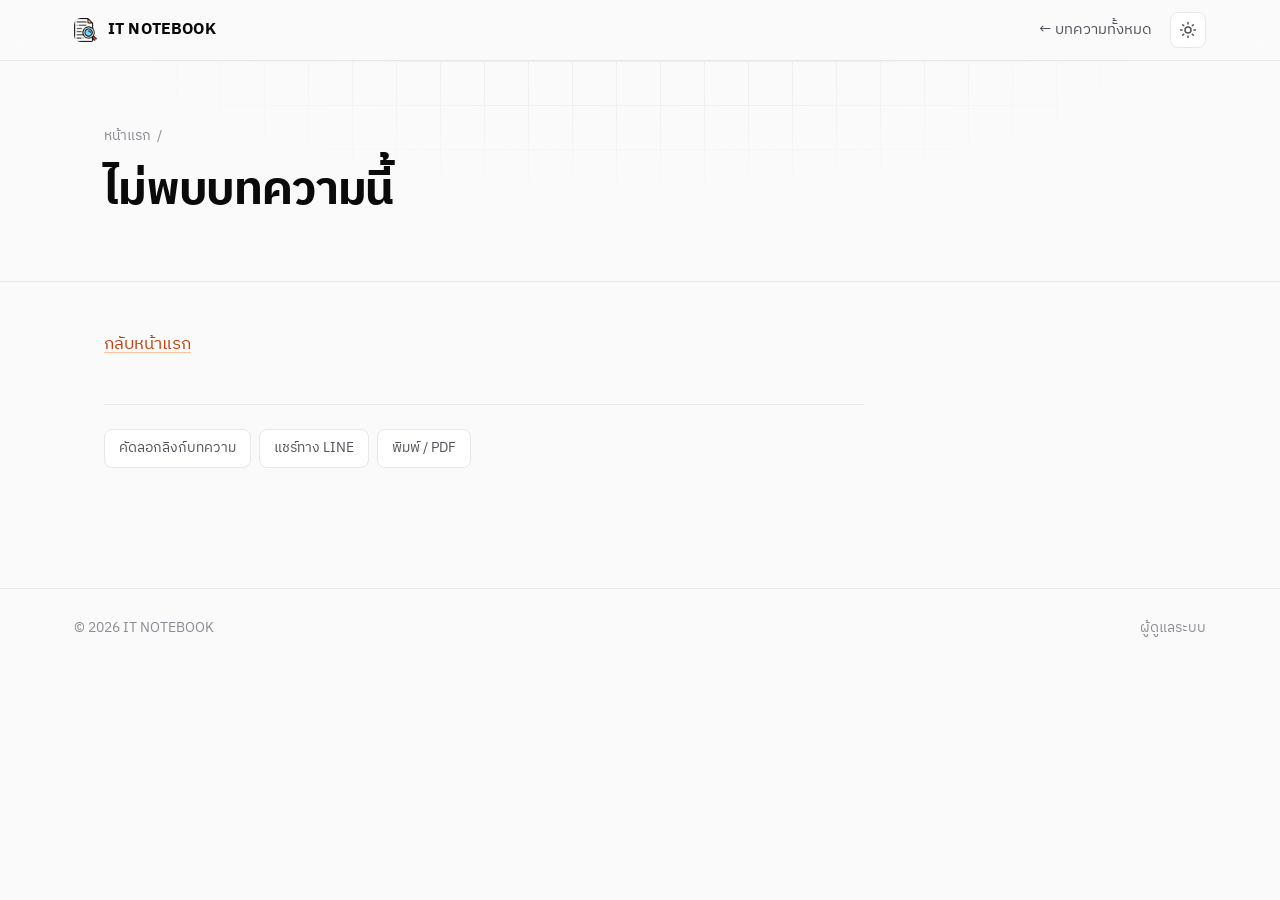
<file: post.html>
<!doctype html>
<html lang="th">
<head>
<meta charset="utf-8">
<meta name="viewport" content="width=device-width, initial-scale=1">
<link rel="icon" href="data:image/svg+xml,%3Csvg xmlns=%22http://www.w3.org/2000/svg%22 viewBox=%220 0 64 64%22%3E%3Crect width=%2264%22 height=%2264%22 rx=%2216%22 fill=%22%23f97316%22/%3E%3C/svg%3E">
<title>บทความ</title>
<meta name="theme-color" content="#fafafa">
<script>try{var t=localStorage.getItem("theme");if(t)document.documentElement.dataset.theme=t}catch(e){}</script>
<link rel="stylesheet" href="assets/vendor/hljs.css">
<link rel="stylesheet" href="assets/style.css">
</head>
<body>
<header class="top">
  <div class="wrap">
    <a class="brand" href="./"><span class="mark"></span><span data-site="name"></span></a>
    <div class="top-r"><nav class="menu"><a href="./">← บทความทั้งหมด</a></nav><button class="icon-btn" id="themeBtn" type="button" aria-label="สลับโหมดสว่าง/มืด" title="สลับโหมดสว่าง/มืด"><svg class="sun" viewBox="0 0 24 24" fill="none" stroke="currentColor" stroke-width="2" stroke-linecap="round"><circle cx="12" cy="12" r="4"/><path d="M12 2v2M12 20v2M4.9 4.9l1.4 1.4M17.7 17.7l1.4 1.4M2 12h2M20 12h2M4.9 19.1l1.4-1.4M17.7 6.3l1.4-1.4"/></svg><svg class="moon" viewBox="0 0 24 24" fill="none" stroke="currentColor" stroke-width="2" stroke-linecap="round" stroke-linejoin="round"><path d="M21 12.8A9 9 0 1 1 11.2 3a7 7 0 0 0 9.8 9.8z"/></svg></button></div>
  </div>
</header>

<section class="post-hero"><div class="wrap">
  <div class="crumb"><a href="./">หน้าแรก</a><span>/</span><a id="crumbCat" href="./"></a></div>
  <h1 id="title">กำลังโหลด...</h1>
  <div class="meta" id="meta"></div>
</div></section>

<div class="post-wrap">
  <article class="content">
    <div id="cover"></div>
    <div class="md" id="body"></div>
    <div class="share">
      <button type="button" id="copyLink">คัดลอกลิงก์บทความ</button>
      <a id="lineShare" target="_blank" rel="noopener" href="#">แชร์ทาง LINE</a>
      <button type="button" onclick="window.print()">พิมพ์ / PDF</button>
    </div>
    <nav class="pager" id="pager"></nav>
  </article>
  <aside class="toc" id="toc"></aside>
</div>

<footer><div class="wrap"><span>© <span id="yr"></span> <span data-site="name"></span></span><a href="admin.html">ผู้ดูแลระบบ</a></div></footer>

<script src="assets/vendor/marked.min.js"></script>
<script src="assets/vendor/purify.min.js"></script>
<script src="assets/vendor/highlight.min.js"></script>
<script src="assets/common.js"></script>
<script>
(async () => {
  const $ = id => document.getElementById(id);
  let data; try { data = await loadData(); } catch { return showLoadError(); }
  fillSite(data);
  const slug = new URLSearchParams(location.search).get('p');
  const posts = sortPosts(data.posts).filter(p => !p.draft);
  const i = posts.findIndex(p => p.slug === slug), p = posts[i];
  if (!p) { $('title').textContent = 'ไม่พบบทความนี้'; $('body').innerHTML = '<p><a href="./">กลับหน้าแรก</a></p>'; return; }

  const c = catOf(data, p.category);
  document.title = `${p.title} | ${data.site.name}`;
  $('title').textContent = p.title;
  $('crumbCat').textContent = c.name; $('crumbCat').href = './?cat=' + encodeURIComponent(c.id);
  $('meta').innerHTML = `<a class="cat" href="./?cat=${encodeURIComponent(c.id)}">${esc(c.name)}</a><span>${esc(thDate(p.date))}</span>`
    + (p.tags || []).map(t => `<a class="chip" href="./?tag=${encodeURIComponent(t)}">#${esc(t)}</a>`).join('');
  setCoverBg(document.querySelector('.post-hero'), p.cover);
  $('body').innerHTML = renderMarkdown(p.body);
  enhance($('body'));

  const heads = [...$('body').querySelectorAll('h2, h3')];
  if (heads.length > 1) {
    $('toc').innerHTML = '<h3>ในบทความนี้</h3>' + heads.map(h => `<a class="${h.tagName === 'H3' ? 'l3' : ''}" href="#${h.id}">${esc(h.textContent)}</a>`).join('');
    // ไฮไลต์หัวข้อที่กำลังอ่านในสารบัญ
    const links = [...$('toc').querySelectorAll('a')];
    const io = new IntersectionObserver(es => es.forEach(e => { if (e.isIntersecting) links.forEach(a => a.classList.toggle('on', a.hash === '#' + e.target.id)); }), {rootMargin:'-80px 0px -70% 0px'});
    heads.forEach(h => io.observe(h));
  }

  const url = location.href.split('#')[0];
  $('lineShare').href = 'https://social-plugins.line.me/lineit/share?url=' + encodeURIComponent(url);
  $('copyLink').onclick = async e => { try { await navigator.clipboard.writeText(url); e.target.textContent = 'คัดลอกลิงก์แล้ว ✓'; } catch { prompt('คัดลอกลิงก์นี้', url); } };

  const prev = posts[i + 1], next = posts[i - 1];
  $('pager').innerHTML = (prev ? `<a href="post.html?p=${encodeURIComponent(prev.slug)}"><small>← บทความก่อนหน้า</small>${esc(prev.title)}</a>` : '<span></span>')
    + (next ? `<a class="next" href="post.html?p=${encodeURIComponent(next.slug)}"><small>บทความถัดไป →</small>${esc(next.title)}</a>` : '');
  if (location.hash) document.getElementById(decodeURIComponent(location.hash.slice(1)))?.scrollIntoView();
})();
</script>
</body>
</html>
</file>
<file: assets/style.css>
@import url('https://fonts.googleapis.com/css2?family=IBM+Plex+Sans+Thai:wght@400;500;600;700&family=JetBrains+Mono:wght@400;500&display=swap');

/* ============ Design tokens ============ */
:root{
  --bg:#fafafa; --surface:#ffffff; --surface-2:#f4f4f5; --text:#0a0a0a; --soft:#52525b; --muted:#8b8b94;
  --line:#e7e7ea; --line-strong:#d4d4d8;
  --accent:#f97316; --accent-ink:#c2410c; --accent-soft:#fff3e8;
  --code-bg:#0d1117; --mark:#fde8c8;
  --shadow-sm:0 1px 2px rgba(10,10,10,.04),0 1px 1px rgba(10,10,10,.03);
  --shadow:0 1px 2px rgba(10,10,10,.04),0 8px 24px -8px rgba(10,10,10,.10);
  --shadow-lg:0 2px 4px rgba(10,10,10,.04),0 20px 40px -12px rgba(10,10,10,.18);
  --r-sm:8px; --r:12px; --r-lg:16px; --max:1180px;
  --font:'IBM Plex Sans Thai',system-ui,-apple-system,'Segoe UI',sans-serif;
  --mono:'JetBrains Mono',ui-monospace,Consolas,monospace;
  /* ชื่อเดิม เพื่อให้หน้า admin ใช้ต่อได้ */
  --ink:var(--text); --ink-2:var(--surface-2); --steel:var(--line); --paper:var(--surface-2); --card:var(--surface); --accent-2:var(--accent); --link:var(--accent-ink);
  color-scheme:light;
}
@media (prefers-color-scheme:dark){
  :root:not([data-theme=light]){
    --bg:#09090b; --surface:#111113; --surface-2:#18181b; --text:#ededef; --soft:#a1a1aa; --muted:#71717a;
    --line:#232327; --line-strong:#2e2e33; --accent:#fb8a3c; --accent-ink:#fdba74; --accent-soft:#2a1a0e; --mark:#5a3412;
    --shadow-sm:none; --shadow:0 8px 24px -10px rgba(0,0,0,.6); --shadow-lg:0 20px 40px -12px rgba(0,0,0,.7);
    color-scheme:dark;
  }
}
:root[data-theme=dark]{
  --bg:#09090b; --surface:#111113; --surface-2:#18181b; --text:#ededef; --soft:#a1a1aa; --muted:#71717a;
  --line:#232327; --line-strong:#2e2e33; --accent:#fb8a3c; --accent-ink:#fdba74; --accent-soft:#2a1a0e; --mark:#5a3412;
  --shadow-sm:none; --shadow:0 8px 24px -10px rgba(0,0,0,.6); --shadow-lg:0 20px 40px -12px rgba(0,0,0,.7);
  color-scheme:dark;
}

*{box-sizing:border-box;margin:0;padding:0}
html{scroll-behavior:smooth;-webkit-text-size-adjust:100%}
body{font-family:var(--font);color:var(--text);background:var(--bg);line-height:1.7;font-size:16px;-webkit-font-smoothing:antialiased}
h1,h2,h3,h4{font-weight:600;letter-spacing:-.015em;line-height:1.3}
a{color:inherit}
img{max-width:100%}
button{font:inherit;color:inherit}
:focus-visible{outline:2px solid var(--accent);outline-offset:2px;border-radius:6px}
.wrap{max-width:var(--max);margin:0 auto;padding:0 24px}

/* ============ Header ============ */
header.top{position:sticky;top:0;z-index:50;background:color-mix(in srgb,var(--bg) 80%,transparent);backdrop-filter:saturate(180%) blur(12px);-webkit-backdrop-filter:saturate(180%) blur(12px);border-bottom:1px solid var(--line)}
.top .wrap{display:flex;align-items:center;justify-content:space-between;height:60px;gap:16px}
.brand{font-weight:700;font-size:1.02rem;letter-spacing:.01em;display:flex;align-items:center;gap:10px;text-decoration:none;white-space:nowrap}
.brand .mark{width:24px;height:24px;border-radius:7px;background:linear-gradient(135deg,var(--accent),#fbbf24);flex:0 0 auto;display:block}
.brand img.mark{background:none;object-fit:cover}
.top-r{display:flex;align-items:center;gap:6px}
nav.menu{display:flex;gap:2px}
nav.menu a{text-decoration:none;font-size:.93rem;color:var(--soft);padding:6px 12px;border-radius:var(--r-sm);transition:background .15s,color .15s}
nav.menu a:hover{color:var(--text);background:var(--surface-2)}
.icon-btn{width:36px;height:36px;display:grid;place-items:center;border:1px solid var(--line);background:var(--surface);border-radius:var(--r-sm);cursor:pointer;color:var(--soft);transition:color .15s,border-color .15s}
.icon-btn:hover{color:var(--text);border-color:var(--line-strong)}
.icon-btn svg{width:18px;height:18px}
.icon-btn .moon{display:none}
:root[data-theme=dark] .icon-btn .sun{display:none}
:root[data-theme=dark] .icon-btn .moon{display:block}
@media (prefers-color-scheme:dark){:root:not([data-theme=light]) .icon-btn .sun{display:none}:root:not([data-theme=light]) .icon-btn .moon{display:block}}

/* ============ Buttons ============ */
.btn{display:inline-flex;align-items:center;justify-content:center;gap:8px;background:var(--text);color:var(--bg);border:1px solid var(--text);padding:10px 18px;font-weight:500;font-size:.93rem;text-decoration:none;cursor:pointer;border-radius:var(--r-sm);transition:opacity .15s,transform .15s,background .15s;white-space:nowrap}
.btn:hover{opacity:.88}
.btn:active{transform:translateY(1px)}
.btn.accent{background:var(--accent);border-color:var(--accent);color:#fff}
.btn.dark{background:var(--text);color:var(--bg)}
.btn.ghost{background:var(--surface);color:var(--text);border-color:var(--line)}
.btn.ghost:hover{opacity:1;border-color:var(--line-strong);background:var(--surface-2)}

.kicker{display:inline-flex;align-items:center;gap:8px;font-size:.82rem;font-weight:500;color:var(--soft);background:var(--surface);border:1px solid var(--line);padding:4px 12px 4px 8px;border-radius:999px;margin-bottom:22px;box-shadow:var(--shadow-sm)}
.kicker::before{content:"";width:8px;height:8px;border-radius:50%;background:var(--accent);box-shadow:0 0 0 3px var(--accent-soft)}

/* ============ Home hero ============ */
.hero{position:relative;overflow:hidden;padding:88px 0 72px;border-bottom:1px solid var(--line);background:var(--bg)}
.hero::before{content:"";position:absolute;inset:0;background-image:linear-gradient(var(--line) 1px,transparent 1px),linear-gradient(90deg,var(--line) 1px,transparent 1px);background-size:44px 44px;mask-image:radial-gradient(ellipse 70% 80% at 50% 0%,#000 30%,transparent 75%);-webkit-mask-image:radial-gradient(ellipse 70% 80% at 50% 0%,#000 30%,transparent 75%);opacity:.7}
.hero::after{content:"";position:absolute;width:560px;height:560px;right:-140px;top:-260px;border-radius:50%;background:radial-gradient(circle,color-mix(in srgb,var(--accent) 22%,transparent),transparent 65%);pointer-events:none}
.hero .wrap{position:relative;z-index:2}
.hero h1{font-size:clamp(2.2rem,5vw,3.6rem);line-height:1.15;font-weight:700;letter-spacing:-.025em;white-space:pre-line;max-width:780px}
.hero p{margin:18px 0 0;color:var(--soft);max-width:620px;font-size:1.08rem}
.searchbar{margin-top:34px;max-width:680px}
.searchbar .box{display:flex;align-items:center;gap:12px;padding:6px 8px 6px 18px;background:var(--surface);border:1px solid var(--line);border-radius:var(--r);box-shadow:var(--shadow);transition:border-color .15s,box-shadow .15s;cursor:text}
.searchbar .box:focus-within{border-color:var(--accent);box-shadow:0 0 0 4px var(--accent-soft),var(--shadow)}
.searchbar svg{width:20px;height:20px;color:var(--muted);flex:0 0 auto}
.searchbar input{flex:1;border:0;font:inherit;font-size:1.02rem;padding:12px 0;background:transparent;outline:none;min-width:0;color:var(--text)}
.searchbar input::placeholder{color:var(--muted)}
.searchbar kbd{font-family:var(--mono);font-size:.75rem;border:1px solid var(--line);border-bottom-width:2px;padding:2px 8px;border-radius:6px;color:var(--muted);background:var(--surface-2)}

/* ============ Home layout ============ */
main.home{padding:44px 0 96px}
.layout{display:grid;grid-template-columns:232px minmax(0,1fr);gap:44px;align-items:start}
.layout > *{min-width:0}
aside.side{position:sticky;top:84px;display:grid;grid-template-columns:minmax(0,1fr);gap:28px}
aside.side > *{min-width:0}
aside h3{font-size:.74rem;font-weight:600;letter-spacing:.08em;text-transform:uppercase;color:var(--muted);margin-bottom:10px;padding-left:10px}
.cats{display:grid;gap:2px}
.cats button{display:flex;align-items:center;gap:10px;width:100%;border:0;background:transparent;padding:8px 10px;font-size:.94rem;cursor:pointer;text-align:left;border-radius:var(--r-sm);color:var(--soft);transition:background .15s,color .15s}
.cats button svg{width:17px;height:17px;color:var(--muted);flex:0 0 auto}
.cats button .n{margin-left:auto;font-size:.78rem;color:var(--muted);font-variant-numeric:tabular-nums;background:var(--surface-2);padding:0 8px;border-radius:999px;min-width:26px;text-align:center}
.cats button:hover{background:var(--surface-2);color:var(--text)}
.cats button.on{background:var(--surface);color:var(--text);font-weight:600;box-shadow:var(--shadow-sm),inset 0 0 0 1px var(--line)}
.cats button.on svg{color:var(--accent)}
.tags{display:flex;flex-wrap:wrap;gap:6px}
.side .tags{padding-left:4px}
.chip{border:1px solid var(--line);background:var(--surface);padding:3px 11px;font-size:.82rem;cursor:pointer;color:var(--soft);text-decoration:none;display:inline-block;border-radius:999px;transition:all .15s}
.chip:hover{border-color:var(--line-strong);color:var(--text)}
.chip.on{background:var(--text);border-color:var(--text);color:var(--bg)}

.result-head{display:flex;justify-content:space-between;align-items:center;gap:12px;margin-bottom:20px;flex-wrap:wrap}
.result-head h2{font-size:1.2rem}
.result-head .clear{background:var(--surface);border:1px solid var(--line);color:var(--soft);cursor:pointer;font-size:.86rem;padding:5px 12px;border-radius:999px}
.result-head .clear:hover{color:var(--text);border-color:var(--line-strong)}
.cards{display:grid;grid-template-columns:repeat(2,1fr);gap:18px}
.pcard{background:var(--surface);display:flex;flex-direction:column;text-decoration:none;border:1px solid var(--line);border-radius:var(--r-lg);overflow:hidden;transition:transform .2s ease,box-shadow .2s ease,border-color .2s ease}
.pcard:hover{transform:translateY(-3px);box-shadow:var(--shadow-lg);border-color:var(--line-strong)}
.pcard .thumb{aspect-ratio:16/8;background:var(--surface-2);position:relative;overflow:hidden;border-bottom:1px solid var(--line)}
.pcard .thumb img{width:100%;height:100%;object-fit:cover;display:block;transition:transform .5s ease}
.pcard:hover .thumb img{transform:scale(1.04)}
.pcard .thumb.gen{background:radial-gradient(circle at 85% 20%,color-mix(in srgb,var(--accent) 18%,transparent),transparent 55%),linear-gradient(var(--line) 1px,transparent 1px) 0 0/22px 22px,linear-gradient(90deg,var(--line) 1px,transparent 1px) 0 0/22px 22px,var(--surface-2)}
.pcard .thumb.gen svg{position:absolute;left:22px;bottom:20px;width:50px;height:50px;padding:12px;border-radius:14px;background:var(--surface);color:var(--accent);box-shadow:var(--shadow);border:1px solid var(--line)}
.pcard .in{padding:18px 20px 20px;flex:1;display:flex;flex-direction:column;gap:8px}
.meta{display:flex;gap:8px;align-items:center;flex-wrap:wrap;font-size:.82rem;color:var(--muted)}
.meta .cat{color:var(--accent-ink);font-weight:600;text-decoration:none}
.meta > span + span::before{content:"·";margin-right:8px;color:var(--line-strong)}
.meta > .pdf-tag::before{content:none}
.pcard h3{font-size:1.1rem;line-height:1.4}
.pcard p{color:var(--soft);font-size:.93rem;flex:1;display:-webkit-box;-webkit-line-clamp:3;-webkit-box-orient:vertical;overflow:hidden}
.pcard .tags{margin-top:4px;gap:4px 10px}
.pcard .tags span{font-size:.78rem;color:var(--muted)}
.empty{background:var(--surface);border:1px dashed var(--line-strong);border-radius:var(--r-lg);padding:48px;text-align:center;color:var(--muted)}
mark{background:var(--mark);color:inherit;padding:0 2px;border-radius:3px}

/* ============ Article page ============ */
.post-hero{padding:64px 0 44px;border-bottom:1px solid var(--line);position:relative;overflow:hidden}
.post-hero::before{content:"";position:absolute;inset:0;background-image:linear-gradient(var(--line) 1px,transparent 1px),linear-gradient(90deg,var(--line) 1px,transparent 1px);background-size:44px 44px;mask-image:radial-gradient(ellipse 60% 90% at 50% 0%,#000 20%,transparent 70%);-webkit-mask-image:radial-gradient(ellipse 60% 90% at 50% 0%,#000 20%,transparent 70%);opacity:.6}
.post-hero .wrap{position:relative;max-width:1120px}
.post-hero h1{font-size:clamp(1.9rem,4.2vw,2.9rem);line-height:1.2;letter-spacing:-.025em;font-weight:700;margin:14px 0 18px;max-width:860px}
.post-hero .meta{font-size:.88rem}
.post-hero .meta .chip{font-size:.78rem}
.crumb{font-size:.88rem;color:var(--muted);display:flex;gap:6px;align-items:center}
.crumb a{text-decoration:none}
.crumb a:hover{color:var(--text)}
.post-wrap{display:grid;grid-template-columns:minmax(0,1fr) 220px;gap:56px;max-width:1120px;margin:0 auto;padding:48px 24px 96px}
article.content{min-width:0;max-width:760px}
.toc{position:sticky;top:84px;font-size:.88rem;align-self:start}
.toc h3{font-size:.74rem;letter-spacing:.08em;text-transform:uppercase;color:var(--muted);margin-bottom:10px}
.toc a{display:block;text-decoration:none;padding:5px 0 5px 14px;border-left:1px solid var(--line);color:var(--muted);transition:color .15s,border-color .15s}
.toc a.l3{padding-left:26px;font-size:.84rem}
.toc a:hover,.toc a.on{color:var(--text);border-color:var(--text)}
.share{display:flex;gap:8px;flex-wrap:wrap;margin-top:44px;padding-top:24px;border-top:1px solid var(--line)}
.share button,.share a{font-size:.88rem;border:1px solid var(--line);background:var(--surface);padding:7px 14px;cursor:pointer;text-decoration:none;color:var(--soft);border-radius:var(--r-sm);transition:all .15s}
.share button:hover,.share a:hover{border-color:var(--line-strong);color:var(--text)}
.pager{display:grid;grid-template-columns:1fr 1fr;gap:14px;margin-top:24px}
.pager a{background:var(--surface);padding:16px 18px;text-decoration:none;border:1px solid var(--line);border-radius:var(--r);transition:border-color .15s,box-shadow .15s;font-weight:500;line-height:1.45}
.pager a:hover{border-color:var(--line-strong);box-shadow:var(--shadow)}
.pager a small{display:block;color:var(--muted);font-weight:400;margin-bottom:4px}
.pager a.next{text-align:right}

/* ============ Markdown body ============ */
.md{font-size:1.04rem;line-height:1.8;overflow-wrap:anywhere;color:var(--text)}
.md > * + *{margin-top:1.1em}
.md h2{font-size:1.5rem;margin-top:2.2em;scroll-margin-top:80px}
.md h3{font-size:1.2rem;margin-top:1.8em;scroll-margin-top:80px}
.md h2:first-child,.md h3:first-child{margin-top:0}
.md p,.md li{color:color-mix(in srgb,var(--text) 88%,var(--bg))}
.md a{color:var(--accent-ink);text-decoration:underline;text-decoration-color:color-mix(in srgb,var(--accent) 40%,transparent);text-underline-offset:3px}
.md a:hover{text-decoration-color:var(--accent)}
.md ul,.md ol{padding-left:1.4em}
.md li + li{margin-top:.35em}
.md li::marker{color:var(--muted)}
.md li:has(> input[type=checkbox]){list-style:none;margin-left:-1.3em}
.md input[type=checkbox]{margin-right:10px;accent-color:var(--accent);transform:scale(1.15);vertical-align:-1px}
.md blockquote{border:1px solid color-mix(in srgb,var(--accent) 25%,var(--line));background:var(--accent-soft);padding:14px 18px;border-radius:var(--r);color:var(--text)}
.md blockquote > * + *{margin-top:.6em}
.md :not(pre) > code{font-family:var(--mono);font-size:.86em;background:var(--surface-2);border:1px solid var(--line);padding:1px 6px;border-radius:6px;color:var(--text)}
.md pre{position:relative;background:var(--code-bg);color:#e6edf3;padding:44px 20px 18px;overflow:auto;border-radius:var(--r);font-size:.88rem;line-height:1.65;border:1px solid #1f2630}
.md pre code{font-family:var(--mono);background:none!important;padding:0!important}
.md pre::before{content:"";position:absolute;left:16px;top:15px;width:10px;height:10px;border-radius:50%;background:#ff5f57;box-shadow:16px 0 0 #febc2e,32px 0 0 #28c840;opacity:.85}
.md pre[data-lang]::after{content:attr(data-lang);position:absolute;top:9px;left:72px;font-family:var(--mono);font-size:.72rem;text-transform:lowercase;color:#8b949e;padding:2px 0}
.md pre .copy{position:absolute;top:8px;right:8px;font-family:var(--font);font-size:.76rem;background:rgba(255,255,255,.06);color:#c9d1d9;border:1px solid rgba(255,255,255,.1);padding:3px 10px;cursor:pointer;border-radius:6px;transition:background .15s}
.md pre .copy:hover{background:rgba(255,255,255,.14)}
.md .tbl{overflow-x:auto;border:1px solid var(--line);border-radius:var(--r)}
.md table{border-collapse:collapse;width:100%;font-size:.94rem}
.md th,.md td{border-bottom:1px solid var(--line);padding:10px 14px;text-align:left;vertical-align:top}
.md tr:last-child td{border-bottom:0}
.md th{background:var(--surface-2);font-weight:600;color:var(--text);font-size:.88rem}
.md td + td,.md th + th{border-left:1px solid var(--line)}
.md img{display:block;margin:1.4em auto;border-radius:var(--r);border:1px solid var(--line)}
.md hr{border:0;height:1px;background:var(--line);margin:2.4em 0}

/* ============ Cover images ============ */
.hero.has-cover,.post-hero.has-cover{background-color:#111;background-size:cover;background-position:center;border-bottom:0;color:#fff}
.hero.has-cover::before,.post-hero.has-cover::before,.hero.has-cover::after{display:none}
.hero.has-cover{padding:120px 0 96px}
.hero.has-cover p{color:rgba(255,255,255,.82)}
.hero.has-cover .kicker{background:rgba(255,255,255,.12);border-color:rgba(255,255,255,.2);color:#fff;backdrop-filter:blur(8px)}
.hero.has-cover .searchbar .box{border-color:transparent}
.post-hero.has-cover{padding:140px 0 48px;min-height:420px;display:flex;align-items:flex-end}
.post-hero.has-cover .wrap{width:100%}
.post-hero.has-cover .crumb,.post-hero.has-cover .meta{color:rgba(255,255,255,.75)}
.post-hero.has-cover .crumb a:hover{color:#fff}
.post-hero.has-cover .meta .cat{color:#fed7aa}
.post-hero.has-cover .meta .chip{background:rgba(255,255,255,.12);border-color:rgba(255,255,255,.2);color:#fff}
.post-hero.has-cover .meta > span + span::before{color:rgba(255,255,255,.4)}

/* ============ PDF ============ */
.md .pdf-card{border:1px solid var(--line);border-radius:var(--r);background:var(--surface);overflow:hidden;box-shadow:var(--shadow-sm)}
.pdf-head{display:flex;align-items:center;gap:14px;padding:14px 16px;flex-wrap:wrap}
.pdf-ic{flex:0 0 auto;width:40px;height:48px;border-radius:6px;background:linear-gradient(160deg,#ef4444,#b91c1c);color:#fff;font-weight:700;font-size:.7rem;letter-spacing:.04em;display:grid;place-items:end center;padding-bottom:7px;clip-path:polygon(0 0,68% 0,100% 24%,100% 100%,0 100%)}
.pdf-name{flex:1;min-width:160px;display:grid;line-height:1.4}
.pdf-name b{font-weight:600;overflow-wrap:anywhere}
.pdf-name small{color:var(--muted);font-size:.82rem}
.pdf-acts{display:flex;gap:8px;flex-wrap:wrap}
.md .pdf-btn{font-size:.86rem;text-decoration:none;color:var(--text);border:1px solid var(--line);background:var(--surface);padding:7px 14px;border-radius:var(--r-sm);transition:all .15s}
.md .pdf-btn:hover{border-color:var(--line-strong);background:var(--surface-2)}
.md .pdf-btn.pri{background:var(--text);border-color:var(--text);color:var(--bg)}
.md .pdf-btn.pri:hover{opacity:.88;background:var(--text)}
.pdf-frame{display:block;width:100%;height:75vh;min-height:480px;border:0;border-top:1px solid var(--line);background:#525659}
.md .pdf-note{margin:0;padding:0 16px 14px;color:var(--muted);font-size:.88rem}
.pcard .pdf-tag{font-size:.7rem;font-weight:600;background:#fee2e2;color:#b91c1c;padding:1px 8px;border-radius:999px;margin-left:auto}
:root[data-theme=dark] .pcard .pdf-tag{background:#3b1010;color:#fca5a5}
@media (prefers-color-scheme:dark){:root:not([data-theme=light]) .pcard .pdf-tag{background:#3b1010;color:#fca5a5}}

/* ============ Footer ============ */
footer{border-top:1px solid var(--line);color:var(--muted);padding:28px 0;font-size:.86rem}
footer .wrap{display:flex;justify-content:space-between;flex-wrap:wrap;gap:12px}
footer a{color:var(--muted);text-decoration:none}
footer a:hover{color:var(--text)}

/* ============ Motion ============ */
@media (prefers-reduced-motion:no-preference){
  .pcard{animation:rise .45s ease both}
  .pcard:nth-child(2){animation-delay:.04s}.pcard:nth-child(3){animation-delay:.08s}.pcard:nth-child(4){animation-delay:.12s}
  @keyframes rise{from{opacity:0;transform:translateY(8px)}to{opacity:1;transform:none}}
}

/* ============ Responsive ============ */
@media (max-width:960px){
  .layout{grid-template-columns:1fr;gap:28px}
  aside.side{position:static}
  .cats{display:flex;gap:6px;overflow-x:auto;padding-bottom:4px;scrollbar-width:none}
  .cats::-webkit-scrollbar{display:none}
  .cats button{width:auto;flex:0 0 auto;border:1px solid var(--line);background:var(--surface);border-radius:999px;padding:6px 12px}
  .cats button .n{background:transparent;padding:0;min-width:0}
  aside h3{padding-left:0}
  .side .tags{padding-left:0}
  .post-wrap{grid-template-columns:1fr}
  .toc{display:none}
}
@media (max-width:640px){
  .wrap{padding:0 16px}
  nav.menu{display:none}
  .cards,.pager{grid-template-columns:1fr}
  .hero{padding:56px 0 48px}
  .hero.has-cover{padding:72px 0 56px}
  .post-hero{padding:40px 0 32px}
  .post-hero.has-cover{padding:110px 0 32px;min-height:320px}
  .post-wrap{padding:32px 16px 72px}
  .searchbar kbd{display:none}
  .md pre{margin-left:-16px;margin-right:-16px;border-radius:0;border-left:0;border-right:0}
}
@media print{
  header.top,.share,.pager,.toc,footer,.pdf-frame,.pdf-acts,.md pre .copy{display:none!important}
  body{background:#fff;color:#000}
  .post-hero.has-cover{background:none!important;color:#000;min-height:0;padding:0 0 16px}
}
</file>
<file: assets/vendor/hljs.css>
pre code.hljs{display:block;overflow-x:auto;padding:1em}code.hljs{padding:3px 5px}/*!
  Theme: GitHub Dark
  Description: Dark theme as seen on github.com
  Author: github.com
  Maintainer: @Hirse
  Updated: 2021-05-15

  Outdated base version: https://github.com/primer/github-syntax-dark
  Current colors taken from GitHub's CSS
*/.hljs{color:#c9d1d9;background:#0d1117}.hljs-doctag,.hljs-keyword,.hljs-meta .hljs-keyword,.hljs-template-tag,.hljs-template-variable,.hljs-type,.hljs-variable.language_{color:#ff7b72}.hljs-title,.hljs-title.class_,.hljs-title.class_.inherited__,.hljs-title.function_{color:#d2a8ff}.hljs-attr,.hljs-attribute,.hljs-literal,.hljs-meta,.hljs-number,.hljs-operator,.hljs-selector-attr,.hljs-selector-class,.hljs-selector-id,.hljs-variable{color:#79c0ff}.hljs-meta .hljs-string,.hljs-regexp,.hljs-string{color:#a5d6ff}.hljs-built_in,.hljs-symbol{color:#ffa657}.hljs-code,.hljs-comment,.hljs-formula{color:#8b949e}.hljs-name,.hljs-quote,.hljs-selector-pseudo,.hljs-selector-tag{color:#7ee787}.hljs-subst{color:#c9d1d9}.hljs-section{color:#1f6feb;font-weight:700}.hljs-bullet{color:#f2cc60}.hljs-emphasis{color:#c9d1d9;font-style:italic}.hljs-strong{color:#c9d1d9;font-weight:700}.hljs-addition{color:#aff5b4;background-color:#033a16}.hljs-deletion{color:#ffdcd7;background-color:#67060c}
</file>
